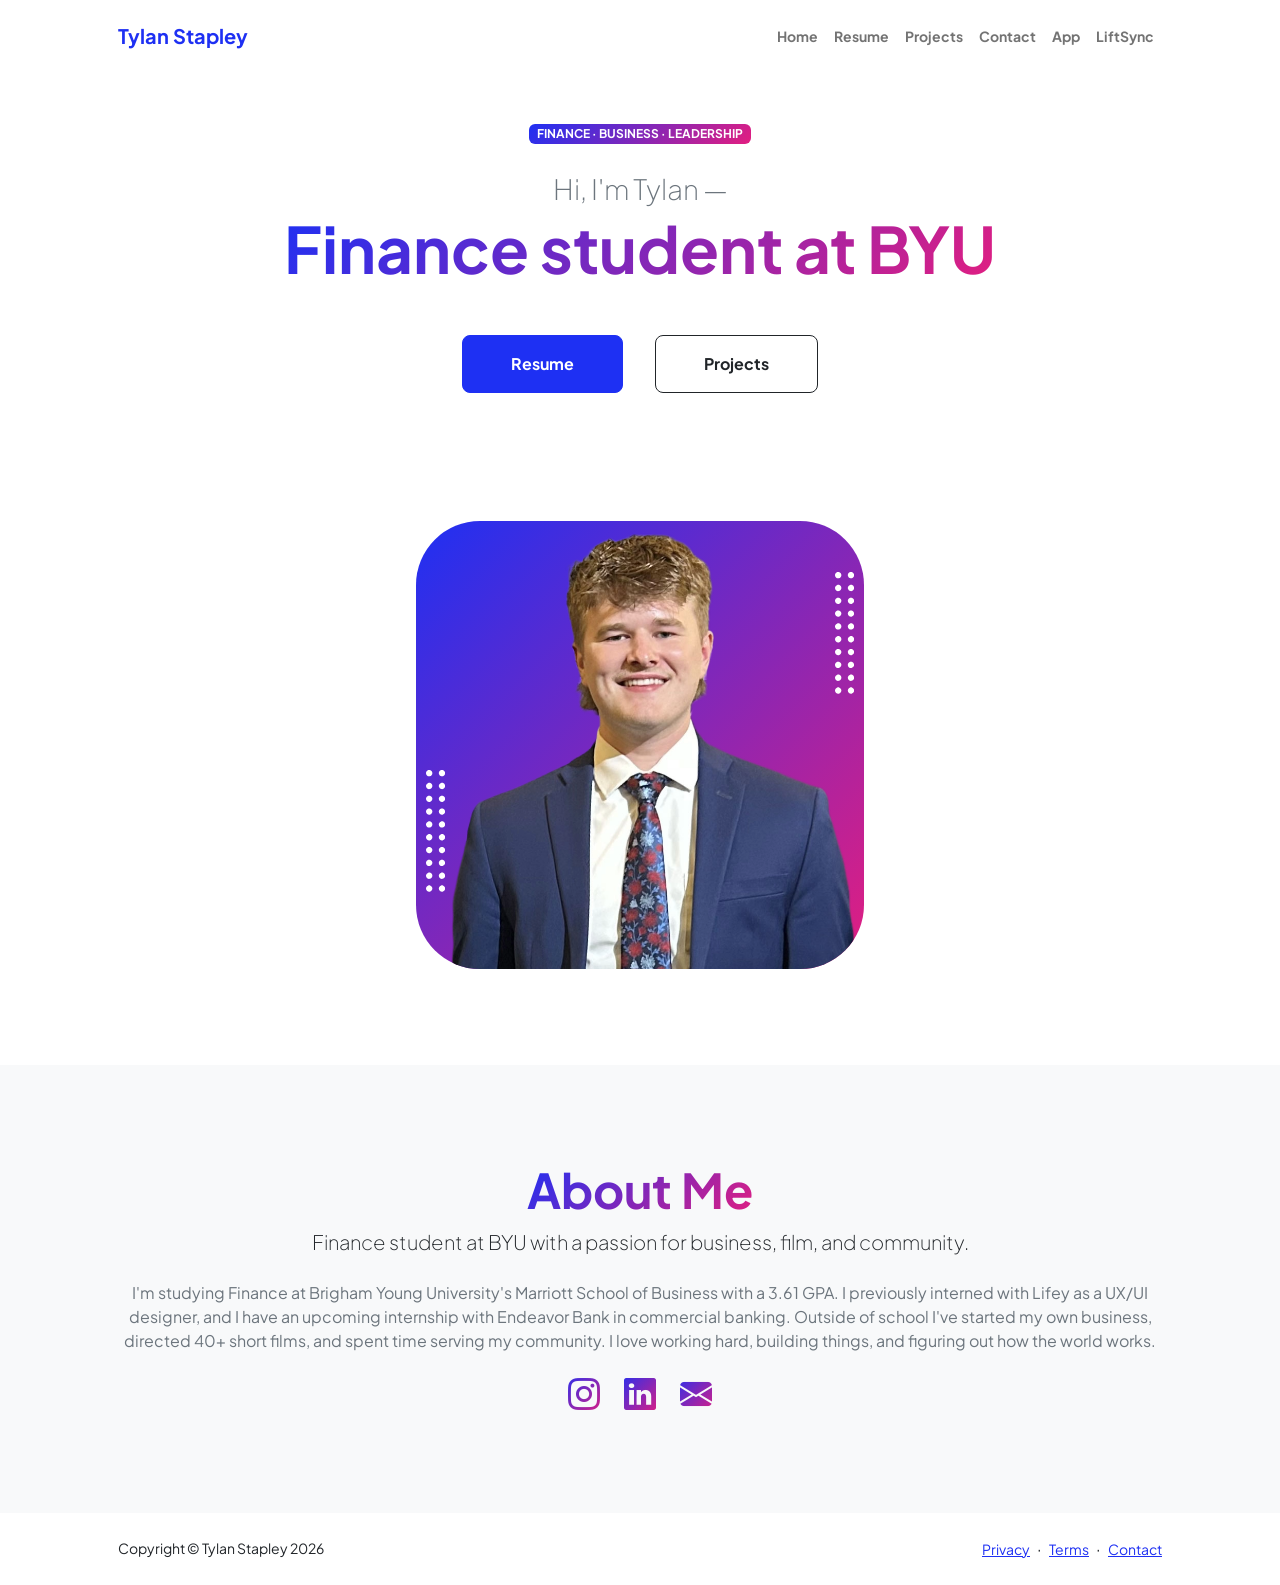
<file: index.html>
<!DOCTYPE html>
<html lang="en">
    <head>
        <meta charset="utf-8" />
        <meta name="viewport" content="width=device-width, initial-scale=1, shrink-to-fit=no" />
        <meta name="description" content="" />
        <meta name="author" content="" />
        <title>Tylan Stapley</title>
        <!-- Favicon (the little icon on the browser tab) -->
        <link rel="icon" type="image/x-icon" href="assets/favicon.ico" />
        <!-- Google font - makes everything look way cleaner -->
        <link rel="preconnect" href="https://fonts.googleapis.com" />
        <link rel="preconnect" href="https://fonts.gstatic.com" crossorigin />
        <link href="https://fonts.googleapis.com/css2?family=Plus+Jakarta+Sans:wght@100;200;300;400;500;600;700;800;900&amp;display=swap" rel="stylesheet" />
        <!-- Bootstrap icons - little icons used throughout the page -->
        <link href="https://cdn.jsdelivr.net/npm/bootstrap-icons@1.8.1/font/bootstrap-icons.css" rel="stylesheet" />
        <!-- Main stylesheet - this is where all the Bootstrap magic happens -->
        <link href="css/styles.css" rel="stylesheet" />
    </head>
    <body class="d-flex flex-column h-100">
        <main class="flex-shrink-0">
            <!-- Navigation bar at the top of every page -->
            <nav class="navbar navbar-expand-lg navbar-light bg-white py-3">
                <div class="container px-5">
                    <!-- My name in the top left - links back to home -->
                    <a class="navbar-brand" href="index.html"><span class="fw-bolder text-primary">Tylan Stapley</span></a>
                    <!-- Hamburger menu for mobile users -->
                    <button class="navbar-toggler" type="button" data-bs-toggle="collapse" data-bs-target="#navbarSupportedContent" aria-controls="navbarSupportedContent" aria-expanded="false" aria-label="Toggle navigation"><span class="navbar-toggler-icon"></span></button>
                    <!-- Nav links -->
                    <div class="collapse navbar-collapse" id="navbarSupportedContent">
                        <ul class="navbar-nav ms-auto mb-2 mb-lg-0 small fw-bolder">
                            <li class="nav-item"><a class="nav-link" href="#">Home</a></li>
                            <li class="nav-item"><a class="nav-link" href="resume.html">Resume</a></li>
                            <li class="nav-item"><a class="nav-link" href="projects.html">Projects</a></li>
                            <li class="nav-item"><a class="nav-link" href="contact.html">Contact</a></li>
                            <li class="nav-item"><a class="nav-link" href="app.html">App</a></li>
                            <li class="nav-item"><a class="nav-link" href="scratch/liftsync.html">LiftSync</a></li>
                        </ul>
                    </div>
                </div>
            </nav>

            <!-- Hero section - the big intro at the top of the page -->
            <header class="py-5">
                <div class="container px-5 pb-5">
                    <div class="row gx-5 align-items-center">
                        <div class="col-xxl-5">
                            <!-- My intro text and buttons -->
                            <div class="text-center text-xxl-start">
                                <!-- Little badge at the top -->
                                <div class="badge bg-gradient-primary-to-secondary text-white mb-4">
                                    <div class="text-uppercase">Finance &middot; Business &middot; Leadership</div>
                                </div>
                                <div class="fs-3 fw-light text-muted">Hi, I'm Tylan —</div>
                                <h1 class="display-3 fw-bolder mb-5"><span class="text-gradient d-inline">Finance student at BYU</span></h1>
                                <!-- Buttons linking to my resume and projects -->
                                <div class="d-grid gap-3 d-sm-flex justify-content-sm-center justify-content-xxl-start mb-3">
                                    <a class="btn btn-primary btn-lg px-5 py-3 me-sm-3 fs-6 fw-bolder" href="resume.html">Resume</a>
                                    <a class="btn btn-outline-dark btn-lg px-5 py-3 fs-6 fw-bolder" href="projects.html">Projects</a>
                                </div>
                            </div>
                        </div>
                        <div class="col-xxl-7">
                            <!-- Profile picture area - swap out profile.png with your own photo! -->
                            <div class="d-flex justify-content-center mt-5 mt-xxl-0">
                                <div class="profile bg-gradient-primary-to-secondary">
                                    <img class="profile-img" src="assets/profile.png" alt="Tylan Stapley" />
                                    <!-- Decorative dots - don't touch these, they just look cool -->
                                    <div class="dots-1">
                                        <svg version="1.1" xmlns="http://www.w3.org/2000/svg" xmlns:xlink="http://www.w3.org/1999/xlink" x="0px" y="0px" viewBox="0 0 191.6 1215.4" style="enable-background: new 0 0 191.6 1215.4" xml:space="preserve">
                                            <g transform="translate(0.000000,1280.000000) scale(0.100000,-0.100000)">
                                                <path d="M227.7,12788.6c-105-35-200-141-222-248c-43-206,163-412,369-369c155,32,275,190,260,339c-11,105-90,213-190,262        C383.7,12801.6,289.7,12808.6,227.7,12788.6z"></path>
                                                <path d="M1507.7,12788.6c-151-50-253-216-222-362c25-119,136-230,254-255c194-41,395,142,375,339c-11,105-90,213-190,262        C1663.7,12801.6,1569.7,12808.6,1507.7,12788.6z"></path>
                                                <path d="M227.7,11508.6c-105-35-200-141-222-248c-43-206,163-412,369-369c155,32,275,190,260,339c-11,105-90,213-190,262        C383.7,11521.6,289.7,11528.6,227.7,11508.6z"></path>
                                                <path d="M1507.7,11508.6c-151-50-253-216-222-362c25-119,136-230,254-255c194-41,395,142,375,339c-11,105-90,213-190,262        C1663.7,11521.6,1569.7,11528.6,1507.7,11508.6z"></path>
                                                <path d="M227.7,10228.6c-105-35-200-141-222-248c-43-206,163-412,369-369c155,32,275,190,260,339c-11,105-90,213-190,262        C383.7,10241.6,289.7,10248.6,227.7,10228.6z"></path>
                                                <path d="M1507.7,10228.6c-105-35-200-141-222-248c-43-206,163-412,369-369c155,32,275,190,260,339c-11,105-90,213-190,262        C1663.7,10241.6,1569.7,10248.6,1507.7,10228.6z"></path>
                                                <path d="M227.7,8948.6c-105-35-200-141-222-248c-43-206,163-412,369-369c155,32,275,190,260,339c-11,105-90,213-190,262        C383.7,8961.6,289.7,8968.6,227.7,8948.6z"></path>
                                                <path d="M1507.7,8948.6c-105-35-200-141-222-248c-43-206,163-412,369-369c155,32,275,190,260,339c-11,105-90,213-190,262        C1663.7,8961.6,1569.7,8968.6,1507.7,8948.6z"></path>
                                                <path d="M227.7,7668.6c-105-35-200-141-222-248c-43-206,163-412,369-369c155,32,275,190,260,339c-11,105-90,213-190,262        C383.7,7681.6,289.7,7688.6,227.7,7668.6z"></path>
                                                <path d="M1507.7,7668.6c-105-35-200-141-222-248c-43-206,163-412,369-369c155,32,275,190,260,339c-11,105-90,213-190,262        C1663.7,7681.6,1569.7,7688.6,1507.7,7668.6z"></path>
                                                <path d="M227.7,6388.6c-105-35-200-141-222-248c-43-206,163-412,369-369c155,32,275,190,260,339c-11,105-90,213-190,262        C383.7,6401.6,289.7,6408.6,227.7,6388.6z"></path>
                                                <path d="M1507.7,6388.6c-105-35-200-141-222-248c-43-206,163-412,369-369c155,32,275,190,260,339c-11,105-90,213-190,262        C1663.7,6401.6,1569.7,6408.6,1507.7,6388.6z"></path>
                                                <path d="M227.7,5108.6c-105-35-200-141-222-248c-43-206,163-412,369-369c155,32,275,190,260,339c-11,105-90,213-190,262        C383.7,5121.6,289.7,5128.6,227.7,5108.6z"></path>
                                                <path d="M1507.7,5108.6c-105-35-200-141-222-248c-43-206,163-412,369-369c155,32,275,190,260,339c-11,105-90,213-190,262        C1663.7,5121.6,1569.7,5128.6,1507.7,5108.6z"></path>
                                                <path d="M227.7,3828.6c-105-35-200-141-222-248c-43-206,163-412,369-369c155,32,275,190,260,339c-11,105-90,213-190,262        C383.7,3841.6,289.7,3848.6,227.7,3828.6z"></path>
                                                <path d="M1507.7,3828.6c-105-35-200-141-222-248c-43-206,163-412,369-369c155,32,275,190,260,339c-11,105-90,213-190,262        C1663.7,3841.6,1569.7,3848.6,1507.7,3828.6z"></path>
                                                <path d="M227.7,2548.6c-105-35-200-141-222-248c-43-206,163-412,369-369c155,32,275,190,260,339c-11,105-90,213-190,262        C383.7,2561.6,289.7,2568.6,227.7,2548.6z"></path>
                                                <path d="M1507.7,2548.6c-105-35-200-141-222-248c-43-206,163-412,369-369c155,32,275,190,260,339c-11,105-90,213-190,262        C1663.7,2561.6,1569.7,2568.6,1507.7,2548.6z"></path>
                                                <path d="M227.7,1268.6c-105-35-200-141-222-248c-43-206,163-412,369-369c155,32,275,190,260,339c-11,105-90,213-190,262        C383.7,1281.6,289.7,1288.6,227.7,1268.6z"></path>
                                                <path d="M1507.7,1268.6c-105-35-200-141-222-248c-43-206,163-412,369-369c155,32,275,190,260,339c-11,105-90,213-190,262        C1663.7,1281.6,1569.7,1288.6,1507.7,1268.6z"></path>
                                            </g>
                                        </svg>
                                    </div>
                                    <div class="dots-2">
                                        <svg version="1.1" xmlns="http://www.w3.org/2000/svg" xmlns:xlink="http://www.w3.org/1999/xlink" x="0px" y="0px" viewBox="0 0 191.6 1215.4" style="enable-background: new 0 0 191.6 1215.4" xml:space="preserve">
                                            <g transform="translate(0.000000,1280.000000) scale(0.100000,-0.100000)">
                                                <path d="M227.7,12788.6c-105-35-200-141-222-248c-43-206,163-412,369-369c155,32,275,190,260,339c-11,105-90,213-190,262        C383.7,12801.6,289.7,12808.6,227.7,12788.6z"></path>
                                                <path d="M1507.7,12788.6c-151-50-253-216-222-362c25-119,136-230,254-255c194-41,395,142,375,339c-11,105-90,213-190,262        C1663.7,12801.6,1569.7,12808.6,1507.7,12788.6z"></path>
                                                <path d="M227.7,11508.6c-105-35-200-141-222-248c-43-206,163-412,369-369c155,32,275,190,260,339c-11,105-90,213-190,262        C383.7,11521.6,289.7,11528.6,227.7,11508.6z"></path>
                                                <path d="M1507.7,11508.6c-151-50-253-216-222-362c25-119,136-230,254-255c194-41,395,142,375,339c-11,105-90,213-190,262        C1663.7,11521.6,1569.7,11528.6,1507.7,11508.6z"></path>
                                                <path d="M227.7,10228.6c-105-35-200-141-222-248c-43-206,163-412,369-369c155,32,275,190,260,339c-11,105-90,213-190,262        C383.7,10241.6,289.7,10248.6,227.7,10228.6z"></path>
                                                <path d="M1507.7,10228.6c-105-35-200-141-222-248c-43-206,163-412,369-369c155,32,275,190,260,339c-11,105-90,213-190,262        C1663.7,10241.6,1569.7,10248.6,1507.7,10228.6z"></path>
                                                <path d="M227.7,8948.6c-105-35-200-141-222-248c-43-206,163-412,369-369c155,32,275,190,260,339c-11,105-90,213-190,262        C383.7,8961.6,289.7,8968.6,227.7,8948.6z"></path>
                                                <path d="M1507.7,8948.6c-105-35-200-141-222-248c-43-206,163-412,369-369c155,32,275,190,260,339c-11,105-90,213-190,262        C1663.7,8961.6,1569.7,8968.6,1507.7,8948.6z"></path>
                                                <path d="M227.7,7668.6c-105-35-200-141-222-248c-43-206,163-412,369-369c155,32,275,190,260,339c-11,105-90,213-190,262        C383.7,7681.6,289.7,7688.6,227.7,7668.6z"></path>
                                                <path d="M1507.7,7668.6c-105-35-200-141-222-248c-43-206,163-412,369-369c155,32,275,190,260,339c-11,105-90,213-190,262        C1663.7,7681.6,1569.7,7688.6,1507.7,7668.6z"></path>
                                                <path d="M227.7,6388.6c-105-35-200-141-222-248c-43-206,163-412,369-369c155,32,275,190,260,339c-11,105-90,213-190,262        C383.7,6401.6,289.7,6408.6,227.7,6388.6z"></path>
                                                <path d="M1507.7,6388.6c-105-35-200-141-222-248c-43-206,163-412,369-369c155,32,275,190,260,339c-11,105-90,213-190,262        C1663.7,6401.6,1569.7,6408.6,1507.7,6388.6z"></path>
                                                <path d="M227.7,5108.6c-105-35-200-141-222-248c-43-206,163-412,369-369c155,32,275,190,260,339c-11,105-90,213-190,262        C383.7,5121.6,289.7,5128.6,227.7,5108.6z"></path>
                                                <path d="M1507.7,5108.6c-105-35-200-141-222-248c-43-206,163-412,369-369c155,32,275,190,260,339c-11,105-90,213-190,262        C1663.7,5121.6,1569.7,5128.6,1507.7,5108.6z"></path>
                                                <path d="M227.7,3828.6c-105-35-200-141-222-248c-43-206,163-412,369-369c155,32,275,190,260,339c-11,105-90,213-190,262        C383.7,3841.6,289.7,3848.6,227.7,3828.6z"></path>
                                                <path d="M1507.7,3828.6c-105-35-200-141-222-248c-43-206,163-412,369-369c155,32,275,190,260,339c-11,105-90,213-190,262        C1663.7,3841.6,1569.7,3848.6,1507.7,3828.6z"></path>
                                                <path d="M227.7,2548.6c-105-35-200-141-222-248c-43-206,163-412,369-369c155,32,275,190,260,339c-11,105-90,213-190,262        C383.7,2561.6,289.7,2568.6,227.7,2548.6z"></path>
                                                <path d="M1507.7,2548.6c-105-35-200-141-222-248c-43-206,163-412,369-369c155,32,275,190,260,339c-11,105-90,213-190,262        C1663.7,2561.6,1569.7,2568.6,1507.7,2548.6z"></path>
                                                <path d="M227.7,1268.6c-105-35-200-141-222-248c-43-206,163-412,369-369c155,32,275,190,260,339c-11,105-90,213-190,262        C383.7,1281.6,289.7,1288.6,227.7,1268.6z"></path>
                                                <path d="M1507.7,1268.6c-105-35-200-141-222-248c-43-206,163-412,369-369c155,32,275,190,260,339c-11,105-90,213-190,262        C1663.7,1281.6,1569.7,1288.6,1507.7,1268.6z"></path>
                                            </g>
                                        </svg>
                                    </div>
                                    <div class="dots-3">
                                        <svg version="1.1" xmlns="http://www.w3.org/2000/svg" xmlns:xlink="http://www.w3.org/1999/xlink" x="0px" y="0px" viewBox="0 0 191.6 1215.4" style="enable-background: new 0 0 191.6 1215.4" xml:space="preserve">
                                            <g transform="translate(0.000000,1280.000000) scale(0.100000,-0.100000)">
                                                <path d="M227.7,12788.6c-105-35-200-141-222-248c-43-206,163-412,369-369c155,32,275,190,260,339c-11,105-90,213-190,262        C383.7,12801.6,289.7,12808.6,227.7,12788.6z"></path>
                                                <path d="M1507.7,12788.6c-151-50-253-216-222-362c25-119,136-230,254-255c194-41,395,142,375,339c-11,105-90,213-190,262        C1663.7,12801.6,1569.7,12808.6,1507.7,12788.6z"></path>
                                                <path d="M227.7,11508.6c-105-35-200-141-222-248c-43-206,163-412,369-369c155,32,275,190,260,339c-11,105-90,213-190,262        C383.7,11521.6,289.7,11528.6,227.7,11508.6z"></path>
                                                <path d="M1507.7,11508.6c-151-50-253-216-222-362c25-119,136-230,254-255c194-41,395,142,375,339c-11,105-90,213-190,262        C1663.7,11521.6,1569.7,11528.6,1507.7,11508.6z"></path>
                                                <path d="M227.7,10228.6c-105-35-200-141-222-248c-43-206,163-412,369-369c155,32,275,190,260,339c-11,105-90,213-190,262        C383.7,10241.6,289.7,10248.6,227.7,10228.6z"></path>
                                                <path d="M1507.7,10228.6c-105-35-200-141-222-248c-43-206,163-412,369-369c155,32,275,190,260,339c-11,105-90,213-190,262        C1663.7,10241.6,1569.7,10248.6,1507.7,10228.6z"></path>
                                                <path d="M227.7,8948.6c-105-35-200-141-222-248c-43-206,163-412,369-369c155,32,275,190,260,339c-11,105-90,213-190,262        C383.7,8961.6,289.7,8968.6,227.7,8948.6z"></path>
                                                <path d="M1507.7,8948.6c-105-35-200-141-222-248c-43-206,163-412,369-369c155,32,275,190,260,339c-11,105-90,213-190,262        C1663.7,8961.6,1569.7,8968.6,1507.7,8948.6z"></path>
                                                <path d="M227.7,7668.6c-105-35-200-141-222-248c-43-206,163-412,369-369c155,32,275,190,260,339c-11,105-90,213-190,262        C383.7,7681.6,289.7,7688.6,227.7,7668.6z"></path>
                                                <path d="M1507.7,7668.6c-105-35-200-141-222-248c-43-206,163-412,369-369c155,32,275,190,260,339c-11,105-90,213-190,262        C1663.7,7681.6,1569.7,7688.6,1507.7,7668.6z"></path>
                                                <path d="M227.7,6388.6c-105-35-200-141-222-248c-43-206,163-412,369-369c155,32,275,190,260,339c-11,105-90,213-190,262        C383.7,6401.6,289.7,6408.6,227.7,6388.6z"></path>
                                                <path d="M1507.7,6388.6c-105-35-200-141-222-248c-43-206,163-412,369-369c155,32,275,190,260,339c-11,105-90,213-190,262        C1663.7,6401.6,1569.7,6408.6,1507.7,6388.6z"></path>
                                                <path d="M227.7,5108.6c-105-35-200-141-222-248c-43-206,163-412,369-369c155,32,275,190,260,339c-11,105-90,213-190,262        C383.7,5121.6,289.7,5128.6,227.7,5108.6z"></path>
                                                <path d="M1507.7,5108.6c-105-35-200-141-222-248c-43-206,163-412,369-369c155,32,275,190,260,339c-11,105-90,213-190,262        C1663.7,5121.6,1569.7,5128.6,1507.7,5108.6z"></path>
                                                <path d="M227.7,3828.6c-105-35-200-141-222-248c-43-206,163-412,369-369c155,32,275,190,260,339c-11,105-90,213-190,262        C383.7,3841.6,289.7,3848.6,227.7,3828.6z"></path>
                                                <path d="M1507.7,3828.6c-105-35-200-141-222-248c-43-206,163-412,369-369c155,32,275,190,260,339c-11,105-90,213-190,262        C1663.7,3841.6,1569.7,3848.6,1507.7,3828.6z"></path>
                                                <path d="M227.7,2548.6c-105-35-200-141-222-248c-43-206,163-412,369-369c155,32,275,190,260,339c-11,105-90,213-190,262        C383.7,2561.6,289.7,2568.6,227.7,2548.6z"></path>
                                                <path d="M1507.7,2548.6c-105-35-200-141-222-248c-43-206,163-412,369-369c155,32,275,190,260,339c-11,105-90,213-190,262        C1663.7,2561.6,1569.7,2568.6,1507.7,2548.6z"></path>
                                                <path d="M227.7,1268.6c-105-35-200-141-222-248c-43-206,163-412,369-369c155,32,275,190,260,339c-11,105-90,213-190,262        C383.7,1281.6,289.7,1288.6,227.7,1268.6z"></path>
                                                <path d="M1507.7,1268.6c-105-35-200-141-222-248c-43-206,163-412,369-369c155,32,275,190,260,339c-11,105-90,213-190,262        C1663.7,1281.6,1569.7,1288.6,1507.7,1268.6z"></path>
                                            </g>
                                        </svg>
                                    </div>
                                    <div class="dots-4">
                                        <svg version="1.1" xmlns="http://www.w3.org/2000/svg" xmlns:xlink="http://www.w3.org/1999/xlink" x="0px" y="0px" viewBox="0 0 191.6 1215.4" style="enable-background: new 0 0 191.6 1215.4" xml:space="preserve">
                                            <g transform="translate(0.000000,1280.000000) scale(0.100000,-0.100000)">
                                                <path d="M227.7,12788.6c-105-35-200-141-222-248c-43-206,163-412,369-369c155,32,275,190,260,339c-11,105-90,213-190,262        C383.7,12801.6,289.7,12808.6,227.7,12788.6z"></path>
                                                <path d="M1507.7,12788.6c-151-50-253-216-222-362c25-119,136-230,254-255c194-41,395,142,375,339c-11,105-90,213-190,262        C1663.7,12801.6,1569.7,12808.6,1507.7,12788.6z"></path>
                                                <path d="M227.7,11508.6c-105-35-200-141-222-248c-43-206,163-412,369-369c155,32,275,190,260,339c-11,105-90,213-190,262        C383.7,11521.6,289.7,11528.6,227.7,11508.6z"></path>
                                                <path d="M1507.7,11508.6c-151-50-253-216-222-362c25-119,136-230,254-255c194-41,395,142,375,339c-11,105-90,213-190,262        C1663.7,11521.6,1569.7,11528.6,1507.7,11508.6z"></path>
                                                <path d="M227.7,10228.6c-105-35-200-141-222-248c-43-206,163-412,369-369c155,32,275,190,260,339c-11,105-90,213-190,262        C383.7,10241.6,289.7,10248.6,227.7,10228.6z"></path>
                                                <path d="M1507.7,10228.6c-105-35-200-141-222-248c-43-206,163-412,369-369c155,32,275,190,260,339c-11,105-90,213-190,262        C1663.7,10241.6,1569.7,10248.6,1507.7,10228.6z"></path>
                                                <path d="M227.7,8948.6c-105-35-200-141-222-248c-43-206,163-412,369-369c155,32,275,190,260,339c-11,105-90,213-190,262        C383.7,8961.6,289.7,8968.6,227.7,8948.6z"></path>
                                                <path d="M1507.7,8948.6c-105-35-200-141-222-248c-43-206,163-412,369-369c155,32,275,190,260,339c-11,105-90,213-190,262        C1663.7,8961.6,1569.7,8968.6,1507.7,8948.6z"></path>
                                                <path d="M227.7,7668.6c-105-35-200-141-222-248c-43-206,163-412,369-369c155,32,275,190,260,339c-11,105-90,213-190,262        C383.7,7681.6,289.7,7688.6,227.7,7668.6z"></path>
                                                <path d="M1507.7,7668.6c-105-35-200-141-222-248c-43-206,163-412,369-369c155,32,275,190,260,339c-11,105-90,213-190,262        C1663.7,7681.6,1569.7,7688.6,1507.7,7668.6z"></path>
                                                <path d="M227.7,6388.6c-105-35-200-141-222-248c-43-206,163-412,369-369c155,32,275,190,260,339c-11,105-90,213-190,262        C383.7,6401.6,289.7,6408.6,227.7,6388.6z"></path>
                                                <path d="M1507.7,6388.6c-105-35-200-141-222-248c-43-206,163-412,369-369c155,32,275,190,260,339c-11,105-90,213-190,262        C1663.7,6401.6,1569.7,6408.6,1507.7,6388.6z"></path>
                                                <path d="M227.7,5108.6c-105-35-200-141-222-248c-43-206,163-412,369-369c155,32,275,190,260,339c-11,105-90,213-190,262        C383.7,5121.6,289.7,5128.6,227.7,5108.6z"></path>
                                                <path d="M1507.7,5108.6c-105-35-200-141-222-248c-43-206,163-412,369-369c155,32,275,190,260,339c-11,105-90,213-190,262        C1663.7,5121.6,1569.7,5128.6,1507.7,5108.6z"></path>
                                                <path d="M227.7,3828.6c-105-35-200-141-222-248c-43-206,163-412,369-369c155,32,275,190,260,339c-11,105-90,213-190,262        C383.7,3841.6,289.7,3848.6,227.7,3828.6z"></path>
                                                <path d="M1507.7,3828.6c-105-35-200-141-222-248c-43-206,163-412,369-369c155,32,275,190,260,339c-11,105-90,213-190,262        C1663.7,3841.6,1569.7,3848.6,1507.7,3828.6z"></path>
                                                <path d="M227.7,2548.6c-105-35-200-141-222-248c-43-206,163-412,369-369c155,32,275,190,260,339c-11,105-90,213-190,262        C383.7,2561.6,289.7,2568.6,227.7,2548.6z"></path>
                                                <path d="M1507.7,2548.6c-105-35-200-141-222-248c-43-206,163-412,369-369c155,32,275,190,260,339c-11,105-90,213-190,262        C1663.7,2561.6,1569.7,2568.6,1507.7,2548.6z"></path>
                                                <path d="M227.7,1268.6c-105-35-200-141-222-248c-43-206,163-412,369-369c155,32,275,190,260,339c-11,105-90,213-190,262        C383.7,1281.6,289.7,1288.6,227.7,1268.6z"></path>
                                                <path d="M1507.7,1268.6c-105-35-200-141-222-248c-43-206,163-412,369-369c155,32,275,190,260,339c-11,105-90,213-190,262        C1663.7,1281.6,1569.7,1288.6,1507.7,1268.6z"></path>
                                            </g>
                                        </svg>
                                    </div>
                                </div>
                            </div>
                        </div>
                    </div>
                </div>
            </header>

            <!-- About Me section - the gray section below the hero -->
            <section class="bg-light py-5">
                <div class="container px-5">
                    <div class="row gx-5 justify-content-center">
                        <div class="col-xxl-8">
                            <div class="text-center my-5">
                                <h2 class="display-5 fw-bolder"><span class="text-gradient d-inline">About Me</span></h2>
                                <!-- Quick summary of who I am -->
                                <p class="lead fw-light mb-4">Finance student at BYU with a passion for business, film, and community.</p>
                                <p class="text-muted">I'm studying Finance at Brigham Young University's Marriott School of Business with a 3.61 GPA. I previously interned with Lifey as a UX/UI designer, and I have an upcoming internship with Endeavor Bank in commercial banking. Outside of school I've started my own business, directed 40+ short films, and spent time serving my community. I love working hard, building things, and figuring out how the world works.
                                </p>
                                <!-- Social media icons - these link to my actual accounts -->
                                <div class="d-flex justify-content-center fs-2 gap-4">
                                    <a class="text-gradient" href="https://www.instagram.com/ty_stapley" target="_blank"><i class="bi bi-instagram"></i></a>
                                    <a class="text-gradient" href="https://www.linkedin.com/in/ty-stapley-709b9a35a" target="_blank"><i class="bi bi-linkedin"></i></a>
                                    <a class="text-gradient" href="mailto:tystapley@gmail.com"><i class="bi bi-envelope-fill"></i></a>
                                </div>
                            </div>
                        </div>
                    </div>
                </div>
            </section>
        </main>

        <!-- Footer at the bottom of every page -->
        <footer class="bg-white py-4 mt-auto">
            <div class="container px-5">
                <div class="row align-items-center justify-content-between flex-column flex-sm-row">
                    <div class="col-auto"><div class="small m-0">Copyright &copy; Tylan Stapley 2026</div></div>
                    <div class="col-auto">
                        <a class="small" href="#!">Privacy</a>
                        <span class="mx-1">&middot;</span>
                        <a class="small" href="#!">Terms</a>
                        <span class="mx-1">&middot;</span>
                        <a class="small" href="contact.html">Contact</a>
                    </div>
                </div>
            </div>
        </footer>
        <!-- Bootstrap JS - needed for the mobile menu to work -->
        <script src="https://cdn.jsdelivr.net/npm/bootstrap@5.2.3/dist/js/bootstrap.bundle.min.js"></script>
        <script src="js/scripts.js"></script>
    </body>
</html>
</file>
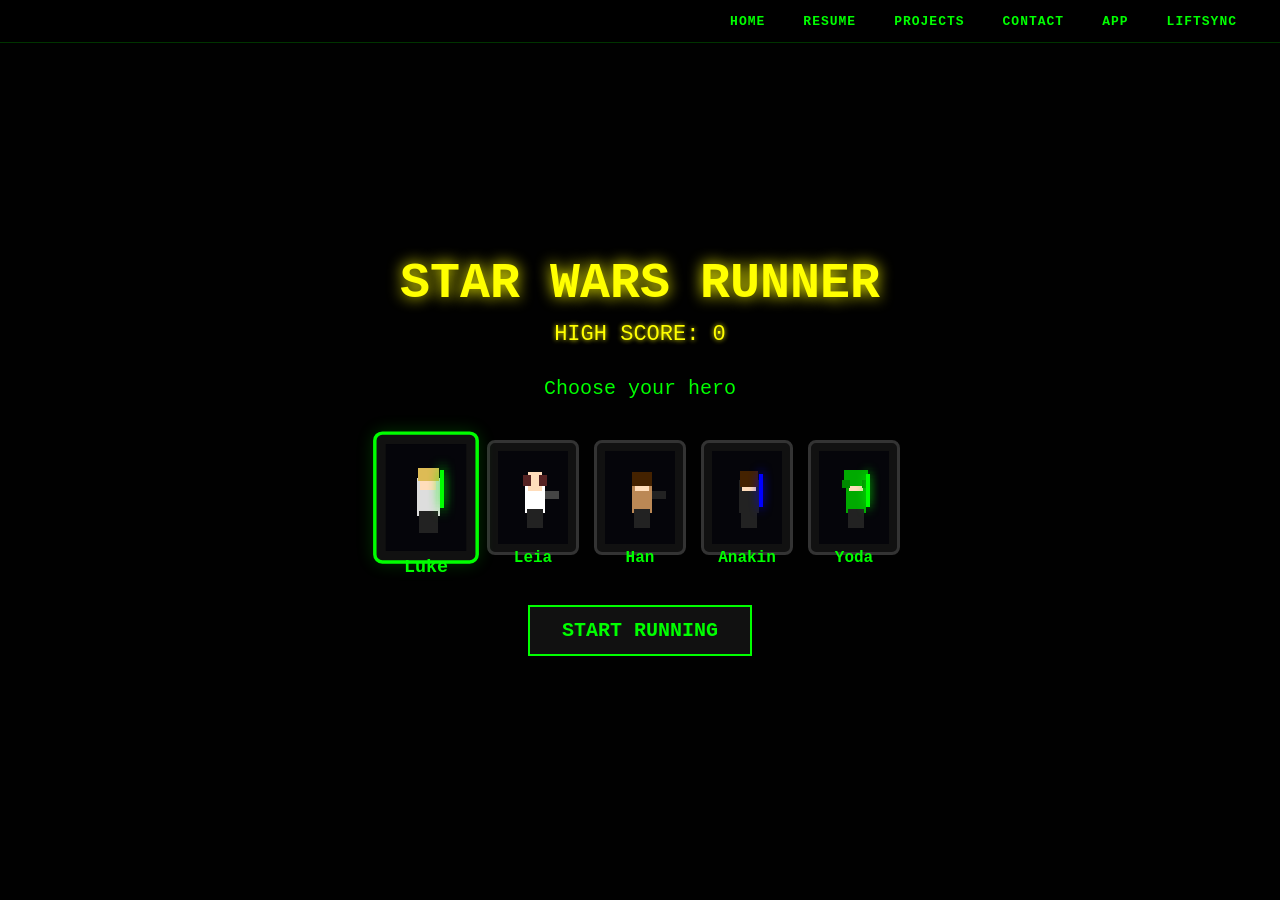
<file: app.html>
<!DOCTYPE html>
<html lang="en">
<head>
<meta charset="UTF-8">
<title>Star Wars Pixel Runner</title>
<style>
  body {
    margin: 0; padding: 0; background: #000; color: #0f0;
    font-family: 'Courier New', monospace; text-align: center;
    overflow: hidden; /* Prevents scrollbars */
  }
  #menu, #gameOver {
    position: absolute; top: 0; left: 0; right: 0; bottom: 0;
    background: rgba(0,0,0,0.85); z-index: 10;
    display: flex; flex-direction: column; justify-content: center; align-items: center;
  }
  h1 { color: #ff0; text-shadow: 0 0 15px #ff0; margin: 10px; font-size: 50px;}
  .characters { display: flex; gap: 15px; flex-wrap: wrap; justify-content: center; margin: 20px; }
  .char {
    cursor: pointer; border: 3px solid #333; padding: 8px; border-radius: 8px; background: #111;
    transition: transform 0.2s;
  }
  .char:hover, .char.selected { border-color: #0f0; transform: scale(1.15); box-shadow: 0 0 15px #0f03; }
  
  .btn-container { display: flex; gap: 20px; margin-top: 20px; }
  
  button {
    padding: 12px 32px; font-size: 20px; font-weight: bold; font-family: inherit;
    background: #111; color: #0f0; border: 2px solid #0f0; cursor: pointer;
    text-transform: uppercase; transition: 0.2s;
  }
  button:hover { background: #0f0; color: #000; box-shadow: 0 0 15px #0f0; }
  
  .high-score { font-size: 22px; color: #ff0; margin-bottom: 10px; text-shadow: 0 0 5px #ff0; }
  
  /* Fullscreen adjustments */
  #gameContainer { 
    position: absolute; top: 0; left: 0; width: 100vw; height: 100vh; margin: 0; 
  }
  canvas { 
    width: 100%; height: 100%; display: block; 
    image-rendering: pixelated; 
    background: #05050a; 
  }
  #siteNav {
  position: absolute;
  top: 0; left: 0; right: 0;
  z-index: 20;
  display: flex;
  justify-content: flex-end;
  align-items: center;
  padding: 12px 28px;
  background: rgba(0, 0, 0, 0.6);
  border-bottom: 1px solid #0f03;
  backdrop-filter: blur(4px);
}
#siteNav ul {
  list-style: none;
  margin: 0; padding: 0;
  display: flex;
  gap: 8px;
}
#siteNav ul li a {
  color: #0f0;
  text-decoration: none;
  font-family: 'Courier New', monospace;
  font-size: 13px;
  font-weight: bold;
  text-transform: uppercase;
  letter-spacing: 1px;
  padding: 6px 14px;
  border: 1px solid transparent;
  border-radius: 3px;
  transition: all 0.2s;
}
#siteNav ul li a:hover {
  border-color: #0f0;
  color: #000;
  background: #0f0;
  box-shadow: 0 0 10px #0f0;
}
</style>
</head>
<body>
  <nav id="siteNav">
    <ul>
      <li><a href="index.html">Home</a></li>
      <li><a href="resume.html">Resume</a></li>
      <li><a href="projects.html">Projects</a></li>
      <li><a href="contact.html">Contact</a></li>
      <li><a href="#">App</a></li>
      <li><a href="scratch/liftsync.html">LiftSync</a></li>
    </ul>
  </nav>
<div id="menu">
  <h1>STAR WARS RUNNER</h1>
  <div class="high-score" id="menuHighScore">HIGH SCORE: 0</div>
  <p style="font-size: 20px; margin-bottom: 20px;">Choose your hero</p>
  <div class="characters" id="charSelect"></div>
  <button style="margin-top: 30px;" onclick="startGame()">START RUNNING</button>
</div>

<div id="gameContainer">
  <canvas id="game"></canvas>
</div>

<div id="gameOver" style="display:none">
  <h1 style="color: #f00; text-shadow: 0 0 15px #f00;">GAME OVER</h1>
  <p id="finalScore" style="font-size: 32px; color: #fff; margin: 10px 0;"></p>
  <div class="high-score" id="gameOverHighScore">HIGH SCORE: 0</div>
  <div class="btn-container">
    <button onclick="restartGame()">PLAY AGAIN</button>
    <button onclick="goHome()">MAIN MENU</button>
  </div>
</div>

<script>
// ============== GAME VARIABLES ==============
const canvas = document.getElementById('game');
const mainCtx = canvas.getContext('2d');

const H = 300; 
let W = 800; 

let currentChar = 0;
let score = 0;
let gameRunning = false;
let obstacles = [];
let lasers = [];
let stars = [];
let frame = 0;
let speed = 5;

// Load High Score from LocalStorage
let highScore = localStorage.getItem('swRunnerHighScore') || 0;
document.getElementById('menuHighScore').innerText = 'HIGH SCORE: ' + highScore;

let player = {
  x: 80, y: 180, width: 40, height: 48, dy: 0, jumping: false
};

const gravity = 1.0;
const jumpPower = -17;
const groundY = 180;

const heroes = [
  {name: "Luke", color: "#ddd", weapon: "saber", wColor: "#0f0"},
  {name: "Leia", color: "#fff", weapon: "blaster", wColor: "#444"},
  {name: "Han",  color: "#b85", weapon: "blaster", wColor: "#222"},
  {name: "Anakin", color: "#222", weapon: "saber", wColor: "#00f"},
  {name: "Yoda", color: "#0a0", weapon: "saber", wColor: "#0f0"}
];

function resizeCanvas() {
  W = window.innerWidth * (H / window.innerHeight);
  canvas.width = W;
  canvas.height = H;
  
  stars = [];
  let starCount = Math.floor(W / 12);
  for(let i=0; i<starCount; i++) {
    stars.push({
      x: Math.random() * W, 
      y: Math.random() * (H - 50), 
      speed: Math.random() * 2 + 0.5,
      size: Math.random() * 2 + 1
    });
  }
}
window.addEventListener('resize', resizeCanvas);
resizeCanvas(); 

function drawPlayer(ctx, charIndex, x, y, isRunning) {
  const h = heroes[charIndex];
  let leg1Offset = 0, leg2Offset = 0, bodyBob = 0;

  if (isRunning) {
    const cycle = Math.floor(frame / 6) % 4;
    if (cycle === 0) { leg1Offset = 4; leg2Offset = -4; bodyBob = 2; }
    else if (cycle === 1) { leg1Offset = 0; leg2Offset = 0; bodyBob = 0; }
    else if (cycle === 2) { leg1Offset = -4; leg2Offset = 4; bodyBob = 2; }
    else if (cycle === 3) { leg1Offset = 0; leg2Offset = 0; bodyBob = 0; }
  } else if (player.jumping) {
    leg1Offset = -4; leg2Offset = 4;
  }

  const bY = y + bodyBob;

  ctx.fillStyle = h.color; ctx.fillRect(x+12, bY+10, 20, 25);        
  ctx.fillStyle = "#fdb"; ctx.fillRect(x+15, bY+4, 14, 14);
  
  if (charIndex === 0) { ctx.fillStyle = "#db5"; ctx.fillRect(x+13, bY+4, 18, 8); } 
  else if (charIndex === 1) { ctx.fillStyle = "#522"; ctx.fillRect(x+10, bY+6, 8, 8); ctx.fillRect(x+26, bY+6, 8, 8); } 
  else if (charIndex === 2) { ctx.fillStyle = "#420"; ctx.fillRect(x+12, bY+4, 20, 10); } 
  else if (charIndex === 3) { ctx.fillStyle = "#420"; ctx.fillRect(x+13, bY+3, 18, 12); } 
  else { ctx.fillStyle = "#0a0"; ctx.fillRect(x+10, bY+2, 24, 12); ctx.fillStyle = "#080"; ctx.fillRect(x+8, bY+10, 8, 6); ctx.fillRect(x+28, bY+10, 8, 6); }
  
  ctx.fillStyle = "#222";
  ctx.fillRect(x+14 + leg1Offset, y+32, 8, 14);
  ctx.fillRect(x+22 + leg2Offset, y+32, 8, 14);
  
  if (h.weapon === "saber") { 
    ctx.shadowBlur = 10; ctx.shadowColor = h.wColor; ctx.fillStyle = h.wColor;
    ctx.fillRect(x + 32 + (isRunning ? leg2Offset/2 : 0), bY+5, 4, 25);
    ctx.shadowBlur = 0; 
  } else {
    ctx.fillStyle = h.wColor; ctx.fillRect(x+32, bY+18, 14, 6);
  }
}

function drawObstacle(ctx, o) {
  if (o.type === 'trooper') {
    ctx.fillStyle = '#fff'; ctx.fillRect(o.x, o.y, 20, 30); 
    ctx.fillStyle = '#000'; ctx.fillRect(o.x + 4, o.y + 4, 12, 6); ctx.fillRect(o.x - 4, o.y + 12, 10, 4); 
  } else {
    ctx.fillStyle = '#666'; ctx.fillRect(o.x, o.y, 6, 24); ctx.fillRect(o.x + 24, o.y, 6, 24); 
    ctx.fillStyle = '#444'; ctx.fillRect(o.x + 6, o.y + 8, 18, 8); 
    ctx.fillStyle = '#000'; ctx.fillRect(o.x + 10, o.y + 6, 10, 12); 
  }
}

function gameLoop() {
  if (!gameRunning) return;

  mainCtx.fillStyle = '#05050a'; mainCtx.fillRect(0, 0, W, H);
  mainCtx.fillStyle = '#fff';
  stars.forEach(star => {
    star.x -= star.speed + (speed * 0.2);
    if (star.x < 0) star.x = W;
    mainCtx.fillRect(star.x, star.y, star.size, star.size);
  });

  mainCtx.fillStyle = '#2a2a2a'; mainCtx.fillRect(0, groundY + 46, W, H);
  mainCtx.fillStyle = '#0f0'; mainCtx.fillRect(0, groundY + 46, W, 2);

  player.dy += gravity;
  player.y += player.dy;

  if (player.y >= groundY) { player.y = groundY; player.dy = 0; player.jumping = false; }

  let isRunning = !player.jumping && gameRunning;
  drawPlayer(mainCtx, currentChar, player.x, player.y, isRunning);

  frame++;

  if (frame % Math.max(40, 100 - Math.floor(speed * 3)) === 0) {
    if (Math.random() > 0.4) { obstacles.push({ x: W, y: groundY + 16, width: 20, height: 30, type: 'trooper' }); } 
    else { obstacles.push({ x: W, y: groundY - 30, width: 30, height: 24, type: 'tie' }); }
  }

  if (frame % 90 === 0 && Math.random() > 0.3) {
    let laserHeight = Math.random() > 0.5 ? groundY + 20 : groundY - 10;
    lasers.push({ x: W, y: laserHeight, width: 20, height: 4 });
  }

  for (let i = obstacles.length - 1; i >= 0; i--) {
    let o = obstacles[i];
    o.x -= speed;
    drawObstacle(mainCtx, o);

    if (player.x + 30 > o.x && player.x + 10 < o.x + o.width && player.y + 40 > o.y && player.y + 10 < o.y + o.height) { endGame(); }
    if (o.x < -50) obstacles.splice(i, 1);
  }

  mainCtx.shadowBlur = 8; mainCtx.shadowColor = '#f00'; mainCtx.fillStyle = '#f00';
  for (let i = lasers.length - 1; i >= 0; i--) {
    let l = lasers[i];
    l.x -= speed * 1.8; 
    mainCtx.fillRect(l.x, l.y, l.width, l.height);

    if (player.x + 25 > l.x && player.x + 15 < l.x + l.width && player.y + 35 > l.y && player.y + 15 < l.y + l.height) { endGame(); }
    if (l.x < -50) lasers.splice(i, 1);
  }
  mainCtx.shadowBlur = 0;

  score++;
  mainCtx.fillStyle = '#fff'; mainCtx.font = 'bold 22px Courier New';
  mainCtx.fillText('SCORE: ' + Math.floor(score / 5), 20, 35);

  if (score % 500 === 0) speed = Math.min(speed + 0.5, 12);
  if (gameRunning) requestAnimationFrame(gameLoop);
}

function jump() {
  if (!player.jumping && gameRunning) { player.dy = jumpPower; player.jumping = true; }
}

function startGame() {
  document.getElementById('menu').style.display = 'none';
  document.getElementById('gameOver').style.display = 'none';
  gameRunning = true;
  score = 0; speed = 5; obstacles = []; lasers = []; frame = 0;
  player.y = groundY; player.dy = 0; player.jumping = false;
  gameLoop();
}

function endGame() {
  gameRunning = false;
  let finalScoreCalc = Math.floor(score / 5);
  
  // High Score Logic
  if (finalScoreCalc > highScore) {
    highScore = finalScoreCalc;
    localStorage.setItem('swRunnerHighScore', highScore);
  }
  
  document.getElementById('finalScore').innerHTML = `FINAL SCORE: ${finalScoreCalc}`;
  document.getElementById('gameOverHighScore').innerHTML = `HIGH SCORE: ${highScore}`;
  document.getElementById('gameOver').style.display = 'flex';
}

function restartGame() {
  startGame();
}

function goHome() {
  document.getElementById('gameOver').style.display = 'none';
  document.getElementById('menuHighScore').innerText = 'HIGH SCORE: ' + highScore;
  document.getElementById('menu').style.display = 'flex';
  mainCtx.fillStyle = '#05050a'; mainCtx.fillRect(0,0,W,H); // clear canvas
}

function createCharacterMenu() {
  const container = document.getElementById('charSelect');
  container.innerHTML = '';
  
  heroes.forEach((hero, i) => {
    const div = document.createElement('div');
    div.className = 'char' + (i === 0 ? ' selected' : '');
    
    const miniCanvas = document.createElement('canvas');
    miniCanvas.width = 70; miniCanvas.height = 70;
    drawPlayer(miniCanvas.getContext('2d'), i, 15, 12, false); 
    
    const label = document.createElement('div');
    label.textContent = hero.name;
    label.style.marginTop = '5px'; label.style.fontWeight = 'bold';
    
    div.appendChild(miniCanvas); div.appendChild(label);
    
    div.onclick = () => {
      document.querySelectorAll('.char').forEach(c => c.classList.remove('selected'));
      div.classList.add('selected');
      currentChar = i;
    };
    container.appendChild(div);
  });
}

document.addEventListener('keydown', e => {
  if ((e.key === ' ' || e.key === 'ArrowUp' || e.key === 'w') && gameRunning) {
    e.preventDefault(); jump();
  }
});
canvas.addEventListener('mousedown', jump);
canvas.addEventListener('touchstart', e => { e.preventDefault(); jump(); });

createCharacterMenu();
mainCtx.fillStyle = '#05050a'; mainCtx.fillRect(0,0,W,H);
</script>
</body>
</html>
</file>
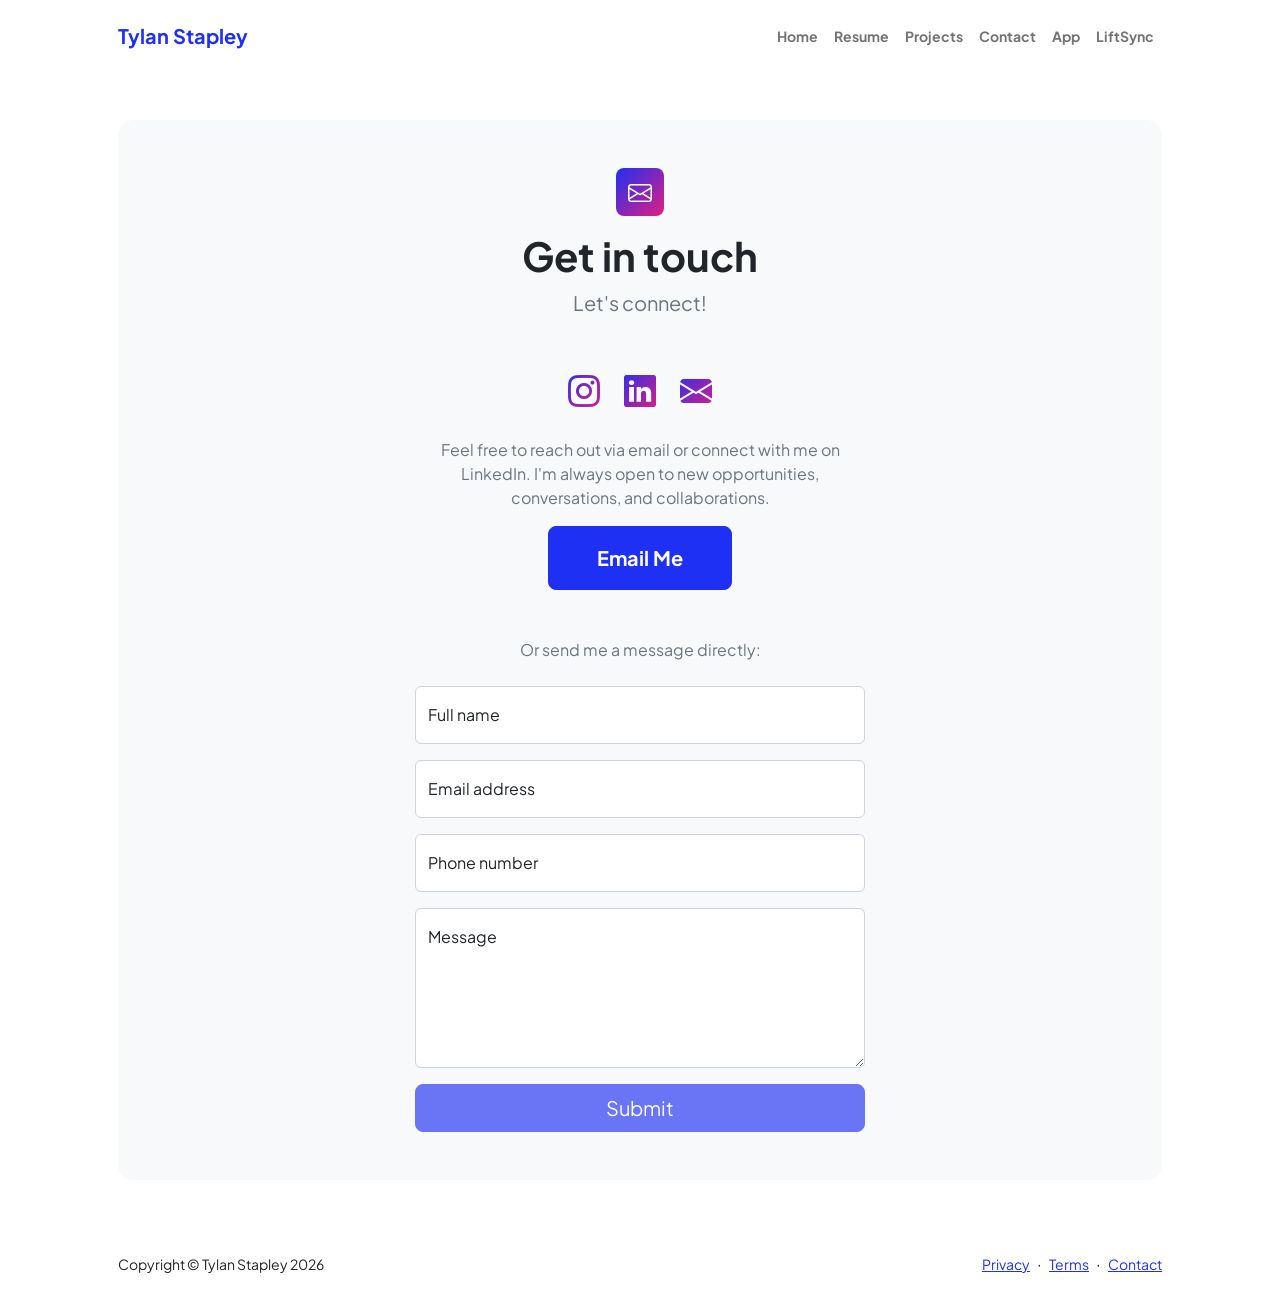
<file: contact.html>
<!DOCTYPE html>
<html lang="en">
    <head>
        <meta charset="utf-8" />
        <meta name="viewport" content="width=device-width, initial-scale=1, shrink-to-fit=no" />
        <meta name="description" content="" />
        <meta name="author" content="" />
        <title>Tylan Stapley - Contact</title>
        <!-- Favicon -->
        <link rel="icon" type="image/x-icon" href="assets/favicon.ico" />
        <!-- Google font -->
        <link rel="preconnect" href="https://fonts.googleapis.com" />
        <link rel="preconnect" href="https://fonts.gstatic.com" crossorigin />
        <link href="https://fonts.googleapis.com/css2?family=Plus+Jakarta+Sans:wght@100;200;300;400;500;600;700;800;900&amp;display=swap" rel="stylesheet" />
        <!-- Bootstrap icons -->
        <link href="https://cdn.jsdelivr.net/npm/bootstrap-icons@1.8.1/font/bootstrap-icons.css" rel="stylesheet" />
        <!-- Main stylesheet -->
        <link href="css/styles.css" rel="stylesheet" />
    </head>
    <body class="d-flex flex-column">
        <main class="flex-shrink-0">
            <!-- Nav bar - same on every page -->
            <nav class="navbar navbar-expand-lg navbar-light bg-white py-3">
                <div class="container px-5">
                    <!-- My name in the top left - links back to home -->
                    <a class="navbar-brand" href="index.html"><span class="fw-bolder text-primary">Tylan Stapley</span></a>
                    <!-- Hamburger menu for mobile users -->
                    <button class="navbar-toggler" type="button" data-bs-toggle="collapse" data-bs-target="#navbarSupportedContent" aria-controls="navbarSupportedContent" aria-expanded="false" aria-label="Toggle navigation"><span class="navbar-toggler-icon"></span></button>
                    <!-- Nav links -->
                    <div class="collapse navbar-collapse" id="navbarSupportedContent">
                        <ul class="navbar-nav ms-auto mb-2 mb-lg-0 small fw-bolder">
                            <li class="nav-item"><a class="nav-link" href="index.html">Home</a></li>
                            <li class="nav-item"><a class="nav-link" href="resume.html">Resume</a></li>
                            <li class="nav-item"><a class="nav-link" href="projects.html">Projects</a></li>
                            <li class="nav-item"><a class="nav-link" href="#">Contact</a></li>
                            <li class="nav-item"><a class="nav-link" href="app.html">App</a></li>
                            <li class="nav-item"><a class="nav-link" href="scratch/liftsync.html">LiftSync</a></li>
                        </ul>
                    </div>
                </div>
            </nav>

            <!-- Contact section -->
            <section class="py-5">
                <div class="container px-5">
                    <div class="bg-light rounded-4 py-5 px-4 px-md-5">
                        <div class="text-center mb-5">
                            <!-- Cool envelope icon at the top -->
                            <div class="feature bg-primary bg-gradient-primary-to-secondary text-white rounded-3 mb-3"><i class="bi bi-envelope"></i></div>
                            <h1 class="fw-bolder">Get in touch</h1>
                            <p class="lead fw-normal text-muted mb-0">Let's connect!</p>
                        </div>

                        <!-- My direct contact info - easier than a form -->
                        <div class="row gx-5 justify-content-center mb-5">
                            <div class="col-lg-8 col-xl-6 text-center">
                                <div class="d-flex justify-content-center fs-2 gap-4 mb-4">
                                    <!-- Instagram link -->
                                    <a class="text-gradient" href="https://www.instagram.com/ty_stapley" target="_blank"><i class="bi bi-instagram"></i></a>
                                    <!-- LinkedIn link -->
                                    <a class="text-gradient" href="https://www.linkedin.com/in/ty-stapley-709b9a35a" target="_blank"><i class="bi bi-linkedin"></i></a>
                                    <!-- Email link -->
                                    <a class="text-gradient" href="mailto:tystapley@gmail.com"><i class="bi bi-envelope-fill"></i></a>
                                </div>
                                <p class="text-muted">Feel free to reach out via email or connect with me on LinkedIn. I'm always open to new opportunities, conversations, and collaborations.</p>
                                <a class="btn btn-primary btn-lg px-5 py-3 fw-bolder" href="mailto:tystapley@gmail.com">Email Me</a>
                            </div>
                        </div>

                        <!-- Contact form as a backup option -->
                        <div class="row gx-5 justify-content-center">
                            <div class="col-lg-8 col-xl-6">
                                <p class="text-center text-muted mb-4">Or send me a message directly:</p>
                                <form id="contactForm" data-sb-form-api-token="API_TOKEN">
                                    <!-- Name input -->
                                    <div class="form-floating mb-3">
                                        <input class="form-control" id="name" type="text" placeholder="Enter your name..." data-sb-validations="required" />
                                        <label for="name">Full name</label>
                                        <div class="invalid-feedback" data-sb-feedback="name:required">A name is required.</div>
                                    </div>
                                    <!-- Email input -->
                                    <div class="form-floating mb-3">
                                        <input class="form-control" id="email" type="email" placeholder="name@example.com" data-sb-validations="required,email" />
                                        <label for="email">Email address</label>
                                        <div class="invalid-feedback" data-sb-feedback="email:required">An email is required.</div>
                                        <div class="invalid-feedback" data-sb-feedback="email:email">Email is not valid.</div>
                                    </div>
                                    <!-- Phone input -->
                                    <div class="form-floating mb-3">
                                        <input class="form-control" id="phone" type="tel" placeholder="(123) 456-7890" data-sb-validations="required" />
                                        <label for="phone">Phone number</label>
                                        <div class="invalid-feedback" data-sb-feedback="phone:required">A phone number is required.</div>
                                    </div>
                                    <!-- Message input -->
                                    <div class="form-floating mb-3">
                                        <textarea class="form-control" id="message" type="text" placeholder="Enter your message here..." style="height: 10rem" data-sb-validations="required"></textarea>
                                        <label for="message">Message</label>
                                        <div class="invalid-feedback" data-sb-feedback="message:required">A message is required.</div>
                                    </div>
                                    <!-- Success/error messages -->
                                    <div class="d-none" id="submitSuccessMessage">
                                        <div class="text-center mb-3">
                                            <div class="fw-bolder">Message sent successfully!</div>
                                        </div>
                                    </div>
                                    <div class="d-none" id="submitErrorMessage">
                                        <div class="text-center text-danger mb-3">Error sending message!</div>
                                    </div>
                                    <!-- Submit button -->
                                    <div class="d-grid"><button class="btn btn-primary btn-lg disabled" id="submitButton" type="submit">Submit</button></div>
                                </form>
                            </div>
                        </div>
                    </div>
                </div>
            </section>
        </main>

        <!-- Footer -->
        <footer class="bg-white py-4 mt-auto">
            <div class="container px-5">
                <div class="row align-items-center justify-content-between flex-column flex-sm-row">
                    <div class="col-auto"><div class="small m-0">Copyright &copy; Tylan Stapley 2026</div></div>
                    <div class="col-auto">
                        <a class="small" href="#!">Privacy</a>
                        <span class="mx-1">&middot;</span>
                        <a class="small" href="#!">Terms</a>
                        <span class="mx-1">&middot;</span>
                        <a class="small" href="contact.html">Contact</a>
                    </div>
                </div>
            </div>
        </footer>

        <!-- Bootstrap JS -->
        <script src="https://cdn.jsdelivr.net/npm/bootstrap@5.2.3/dist/js/bootstrap.bundle.min.js"></script>
        <script src="js/scripts.js"></script>
        <script src="https://cdn.startbootstrap.com/sb-forms-latest.js"></script>
    </body>
</html>
</file>
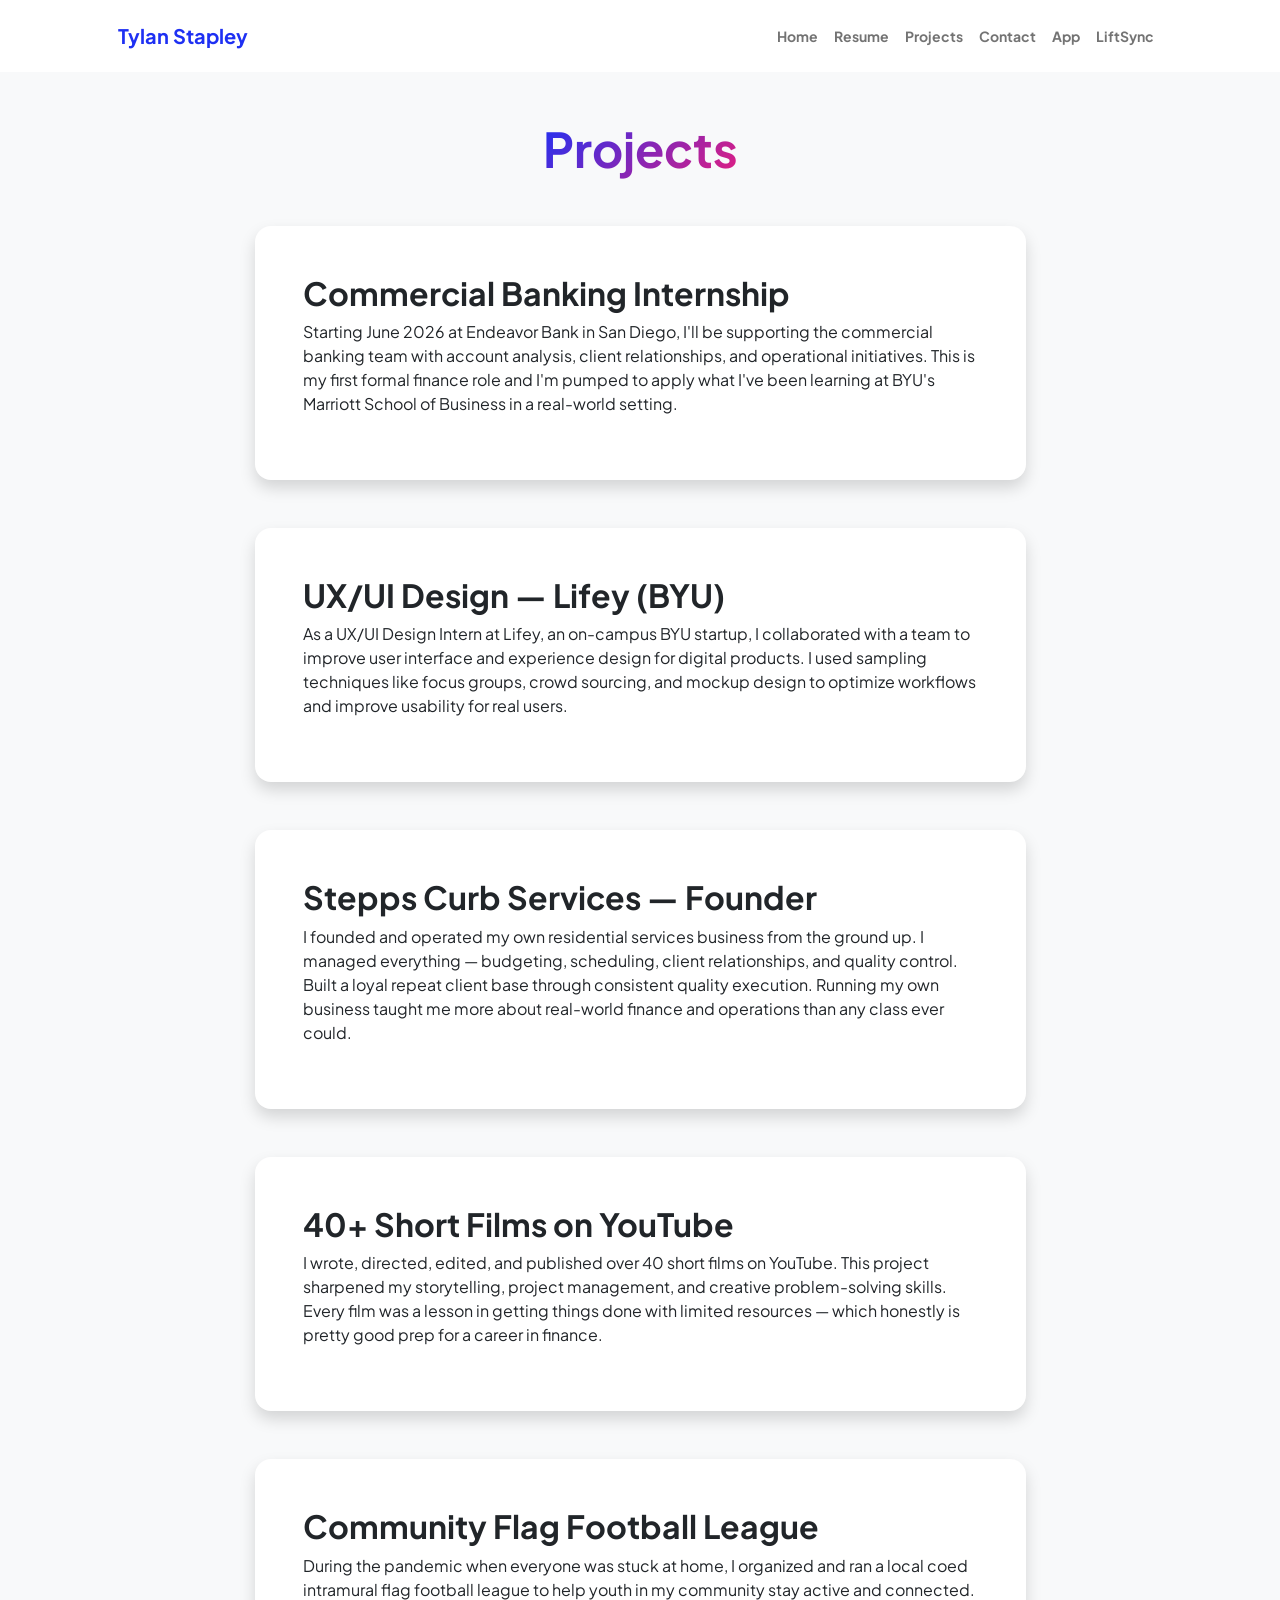
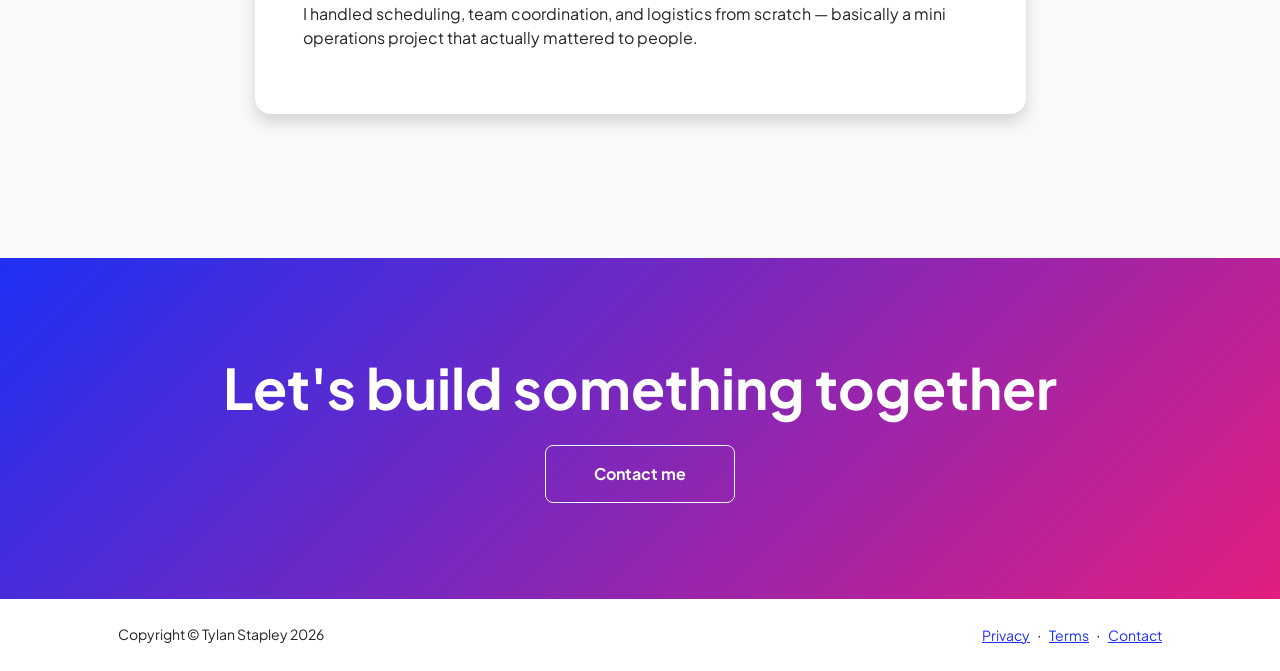
<file: projects.html>
<!DOCTYPE html>
<html lang="en">
    <head>
        <meta charset="utf-8" />
        <meta name="viewport" content="width=device-width, initial-scale=1, shrink-to-fit=no" />
        <meta name="description" content="" />
        <meta name="author" content="" />
        <title>Tylan Stapley - Projects</title>
        <!-- Favicon -->
        <link rel="icon" type="image/x-icon" href="assets/favicon.ico" />
        <!-- Google font - makes everything look clean and professional -->
        <link rel="preconnect" href="https://fonts.googleapis.com" />
        <link rel="preconnect" href="https://fonts.gstatic.com" crossorigin />
        <link href="https://fonts.googleapis.com/css2?family=Plus+Jakarta+Sans:wght@100;200;300;400;500;600;700;800;900&amp;display=swap" rel="stylesheet" />
        <!-- Bootstrap icons -->
        <link href="https://cdn.jsdelivr.net/npm/bootstrap-icons@1.8.1/font/bootstrap-icons.css" rel="stylesheet" />
        <!-- Main stylesheet -->
        <link href="css/styles.css" rel="stylesheet" />
    </head>
    <body class="d-flex flex-column h-100 bg-light">
        <main class="flex-shrink-0">
            <!-- Nav bar - same on every page -->
            <nav class="navbar navbar-expand-lg navbar-light bg-white py-3">
                <div class="container px-5">
                    <a class="navbar-brand" href="index.html"><span class="fw-bolder text-primary">Tylan Stapley</span></a>
                    <button class="navbar-toggler" type="button" data-bs-toggle="collapse" data-bs-target="#navbarSupportedContent" aria-controls="navbarSupportedContent" aria-expanded="false" aria-label="Toggle navigation"><span class="navbar-toggler-icon"></span></button>
                    <div class="collapse navbar-collapse" id="navbarSupportedContent">
                        <ul class="navbar-nav ms-auto mb-2 mb-lg-0 small fw-bolder">
                            <li class="nav-item"><a class="nav-link" href="index.html">Home</a></li>
                            <li class="nav-item"><a class="nav-link" href="resume.html">Resume</a></li>
                            <li class="nav-item"><a class="nav-link" href="#">Projects</a></li>
                            <li class="nav-item"><a class="nav-link" href="contact.html">Contact</a></li>
                            <li class="nav-item"><a class="nav-link" href="app.html">App</a></li>
                            <li class="nav-item"><a class="nav-link" href="scratch/liftsync.html">LiftSync</a></li>
                        </ul>
                    </div>
                </div>
            </nav>

            <!-- Projects section - showing off what I've worked on -->
            <section class="py-5">
                <div class="container px-5 mb-5">
                    <div class="text-center mb-5">
                        <h1 class="display-5 fw-bolder mb-0"><span class="text-gradient d-inline">Projects</span></h1>
                    </div>
                    <div class="row gx-5 justify-content-center">
                        <div class="col-lg-11 col-xl-9 col-xxl-8">

                            <!-- Project 1: Commercial Banking Internship -->
                            <div class="card overflow-hidden shadow rounded-4 border-0 mb-5">
                                <div class="card-body p-0">
                                    <div class="d-flex align-items-center">
                                        <div class="p-5">
                                            <h2 class="fw-bolder">Commercial Banking Internship</h2>
                                            <p>Starting June 2026 at Endeavor Bank in San Diego, I'll be supporting the commercial banking team with account analysis, client relationships, and operational initiatives. This is my first formal finance role and I'm pumped to apply what I've been learning at BYU's Marriott School of Business in a real-world setting.</p>
                                        </div>
                                    </div>
                                </div>
                            </div>

                            <!-- Project 2: UX/UI Design Internship at Lifey -->
                            <div class="card overflow-hidden shadow rounded-4 border-0 mb-5">
                                <div class="card-body p-0">
                                    <div class="d-flex align-items-center">
                                        <div class="p-5">
                                            <h2 class="fw-bolder">UX/UI Design — Lifey (BYU)</h2>
                                            <p>As a UX/UI Design Intern at Lifey, an on-campus BYU startup, I collaborated with a team to improve user interface and experience design for digital products. I used sampling techniques like focus groups, crowd sourcing, and mockup design to optimize workflows and improve usability for real users.</p>
                                        </div>
                                    </div>
                                </div>
                            </div>

                            <!-- Project 3: Stepps Curb Services - my own business! -->
                            <div class="card overflow-hidden shadow rounded-4 border-0 mb-5">
                                <div class="card-body p-0">
                                    <div class="d-flex align-items-center">
                                        <div class="p-5">
                                            <h2 class="fw-bolder">Stepps Curb Services — Founder</h2>
                                            <p>I founded and operated my own residential services business from the ground up. I managed everything — budgeting, scheduling, client relationships, and quality control. Built a loyal repeat client base through consistent quality execution. Running my own business taught me more about real-world finance and operations than any class ever could.</p>
                                        </div>
                                    </div>
                                </div>
                            </div>

                            <!-- Project 4: Filmmaking - 40+ short films -->
                            <div class="card overflow-hidden shadow rounded-4 border-0 mb-5">
                                <div class="card-body p-0">
                                    <div class="d-flex align-items-center">
                                        <div class="p-5">
                                            <h2 class="fw-bolder">40+ Short Films on YouTube</h2>
                                            <p>I wrote, directed, edited, and published over 40 short films on YouTube. This project sharpened my storytelling, project management, and creative problem-solving skills. Every film was a lesson in getting things done with limited resources — which honestly is pretty good prep for a career in finance.</p>
                                        </div>
                                    </div>
                                </div>
                            </div>

                            <!-- Project 5: Flag football league during COVID -->
                            <div class="card overflow-hidden shadow rounded-4 border-0 mb-5">
                                <div class="card-body p-0">
                                    <div class="d-flex align-items-center">
                                        <div class="p-5">
                                            <h2 class="fw-bolder">Community Flag Football League</h2>
                                            <p>During the pandemic when everyone was stuck at home, I organized and ran a local coed intramural flag football league to help youth in my community stay active and connected. I handled scheduling, team coordination, and logistics from scratch — basically a mini operations project that actually mattered to people.</p>
                                        </div>
                                    </div>
                                </div>
                            </div>

                        </div>
                    </div>
                </div>
            </section>

            <!-- Call to action - get in touch! -->
            <section class="py-5 bg-gradient-primary-to-secondary text-white">
                <div class="container px-5 my-5">
                    <div class="text-center">
                        <h2 class="display-4 fw-bolder mb-4">Let's build something together</h2>
                        <a class="btn btn-outline-light btn-lg px-5 py-3 fs-6 fw-bolder" href="contact.html">Contact me</a>
                    </div>
                </div>
            </section>
        </main>

        <!-- Footer - same on every page -->
        <footer class="bg-white py-4 mt-auto">
            <div class="container px-5">
                <div class="row align-items-center justify-content-between flex-column flex-sm-row">
                    <div class="col-auto"><div class="small m-0">Copyright &copy; Tylan Stapley 2026</div></div>
                    <div class="col-auto">
                        <a class="small" href="#!">Privacy</a>
                        <span class="mx-1">&middot;</span>
                        <a class="small" href="#!">Terms</a>
                        <span class="mx-1">&middot;</span>
                        <a class="small" href="contact.html">Contact</a>
                    </div>
                </div>
            </div>
        </footer>

        <!-- Bootstrap JS - needed for mobile nav menu -->
        <script src="https://cdn.jsdelivr.net/npm/bootstrap@5.2.3/dist/js/bootstrap.bundle.min.js"></script>
        <script src="js/scripts.js"></script>
    </body>
</html>
</file>
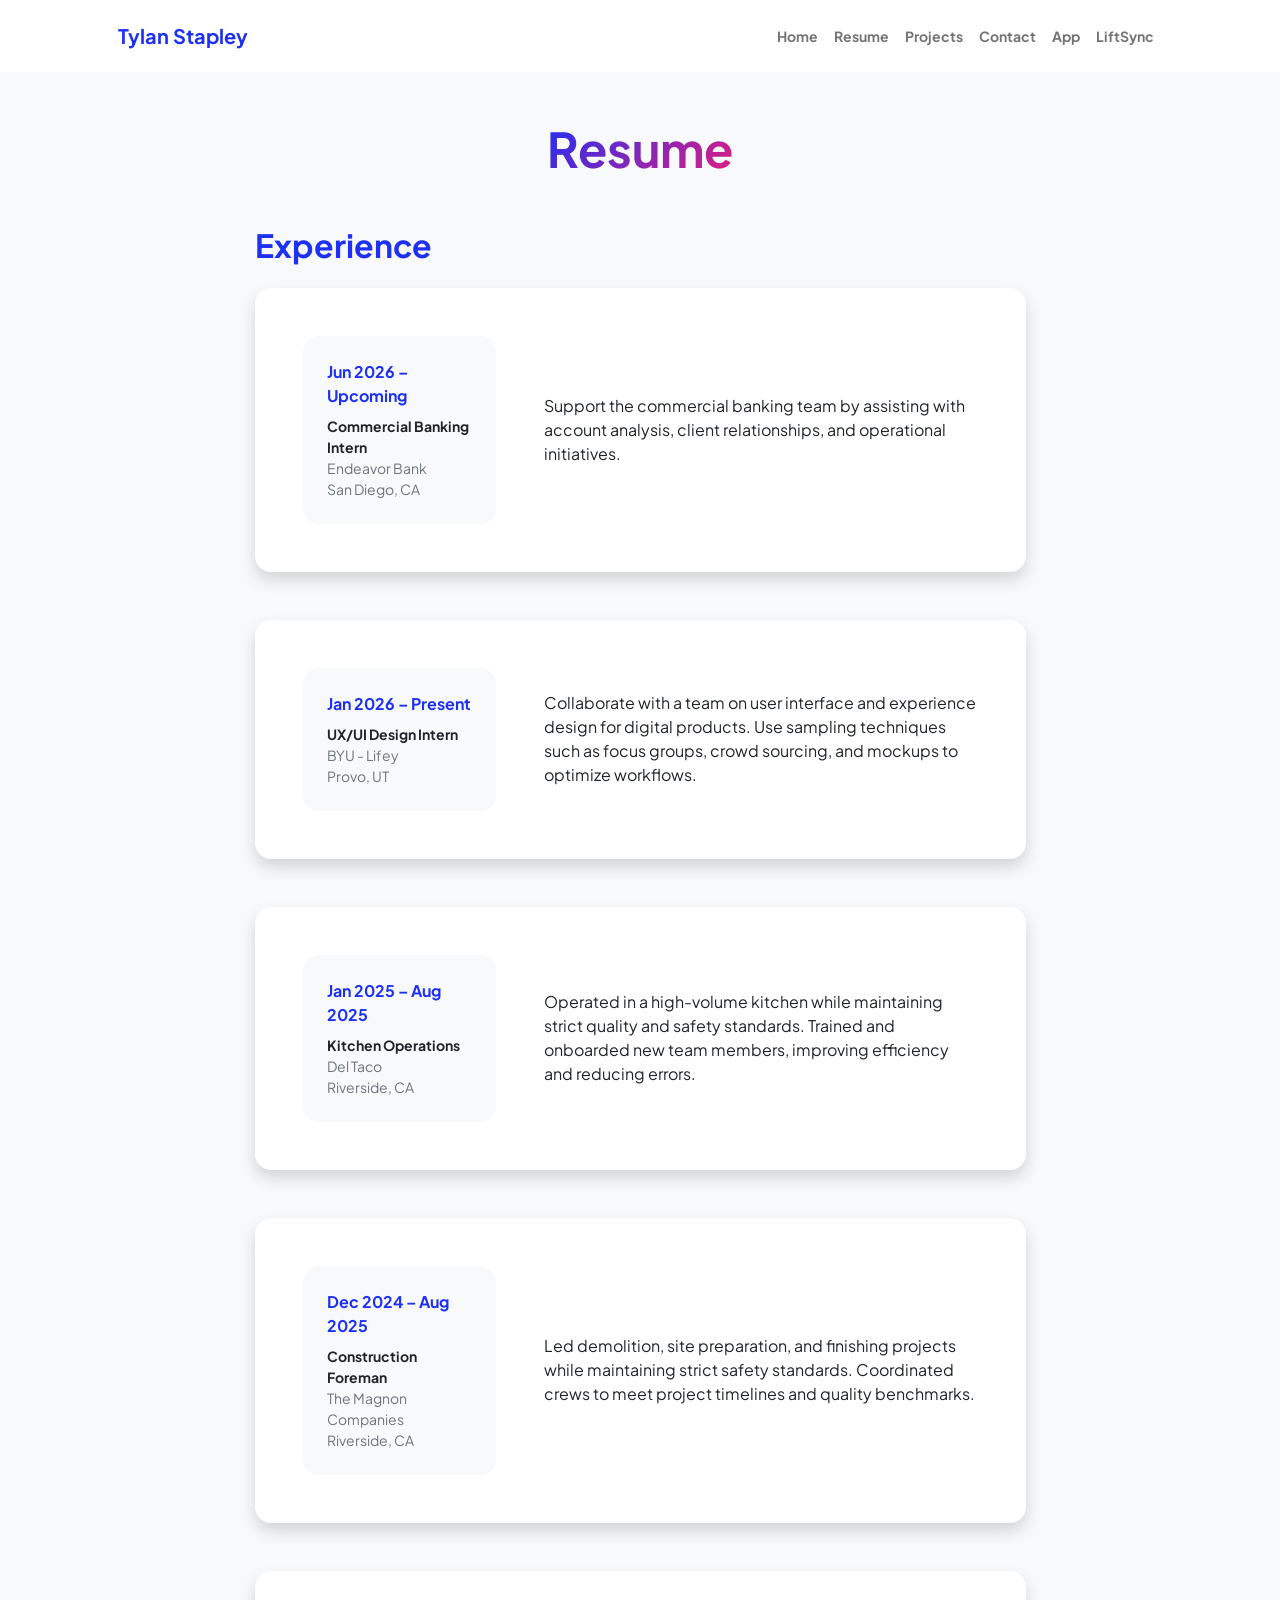
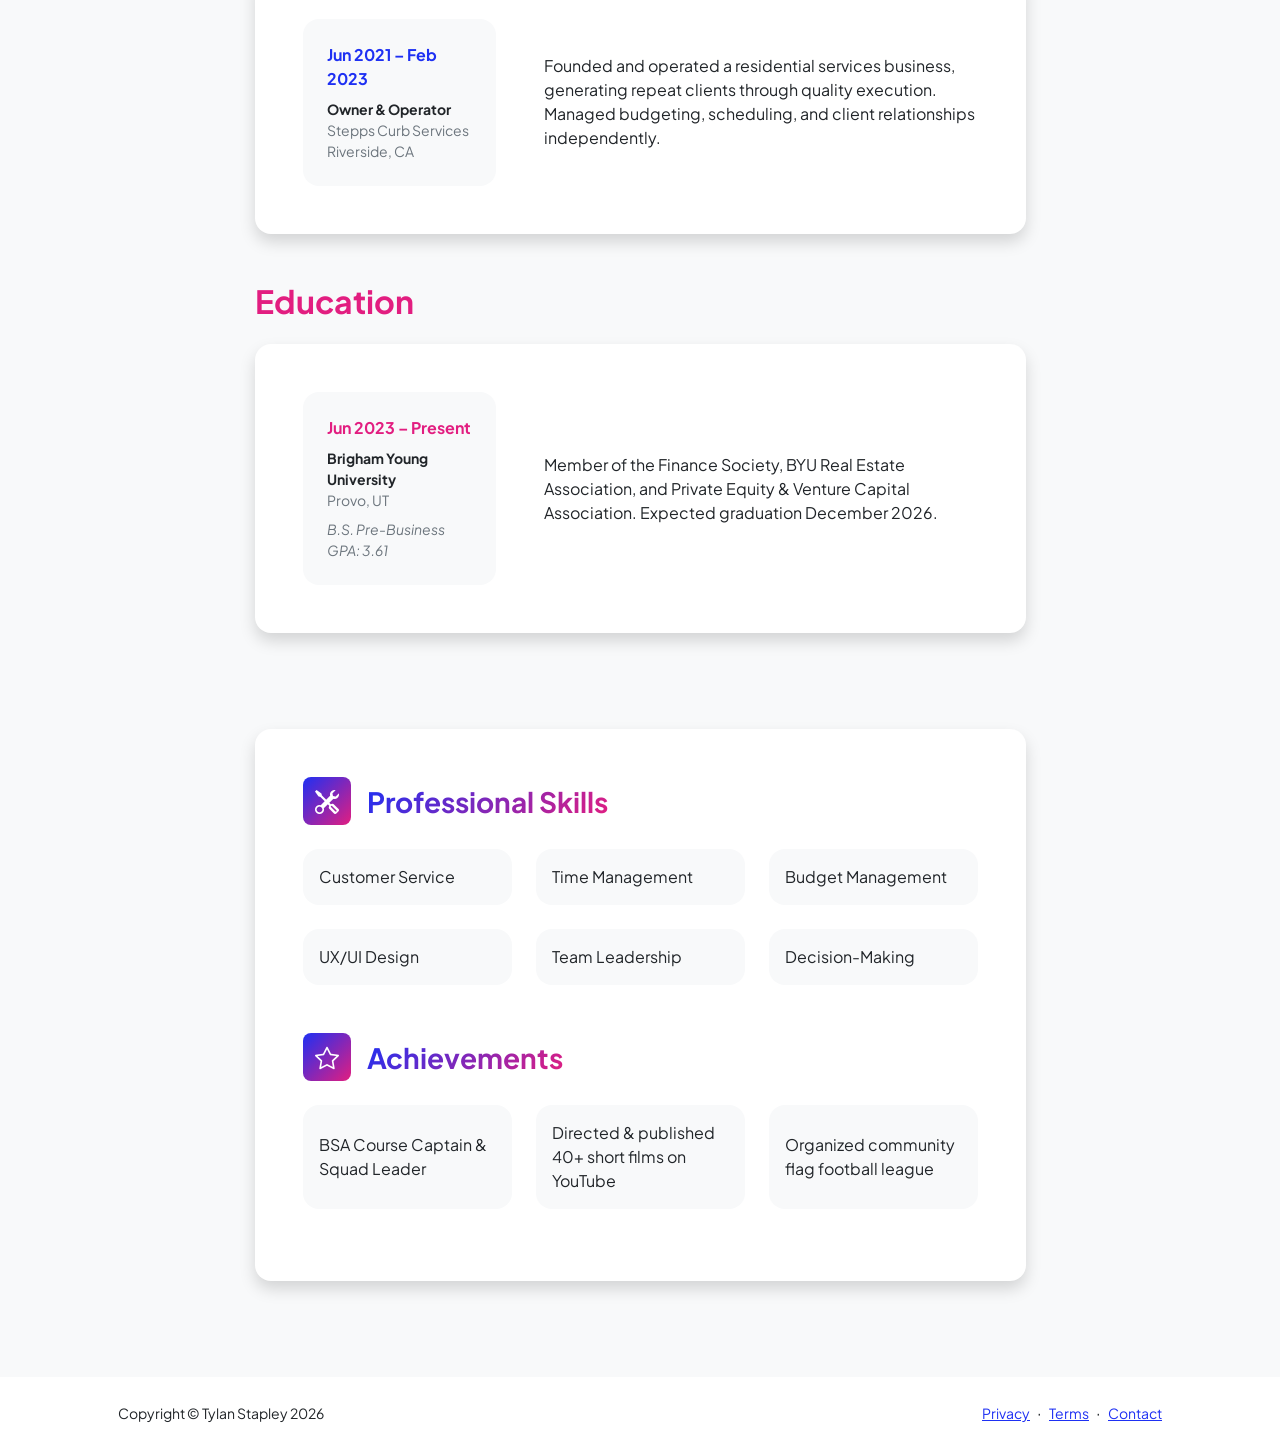
<file: resume.html>
<!DOCTYPE html>
<html lang="en">
    <head>
        <meta charset="utf-8" />
        <meta name="viewport" content="width=device-width, initial-scale=1, shrink-to-fit=no" />
        <meta name="description" content="" />
        <meta name="author" content="" />
        <title>Tylan Stapley - Resume</title>
        <link rel="icon" type="image/x-icon" href="assets/favicon.ico" />
        <link rel="preconnect" href="https://fonts.googleapis.com" />
        <link rel="preconnect" href="https://fonts.gstatic.com" crossorigin />
        <link href="https://fonts.googleapis.com/css2?family=Plus+Jakarta+Sans:wght@100;200;300;400;500;600;700;800;900&amp;display=swap" rel="stylesheet" />
        <link href="https://cdn.jsdelivr.net/npm/bootstrap-icons@1.8.1/font/bootstrap-icons.css" rel="stylesheet" />
        <link href="css/styles.css" rel="stylesheet" />
    </head>
    <body class="d-flex flex-column h-100 bg-light">
        <main class="flex-shrink-0">
            <nav class="navbar navbar-expand-lg navbar-light bg-white py-3">
                <div class="container px-5">
                    <a class="navbar-brand" href="index.html"><span class="fw-bolder text-primary">Tylan Stapley</span></a>
                    <button class="navbar-toggler" type="button" data-bs-toggle="collapse" data-bs-target="#navbarSupportedContent"><span class="navbar-toggler-icon"></span></button>
                    <div class="collapse navbar-collapse" id="navbarSupportedContent">
                        <ul class="navbar-nav ms-auto mb-2 mb-lg-0 small fw-bolder">
                            <li class="nav-item"><a class="nav-link" href="index.html">Home</a></li>
                            <li class="nav-item"><a class="nav-link" href="#">Resume</a></li>
                            <li class="nav-item"><a class="nav-link" href="projects.html">Projects</a></li>
                            <li class="nav-item"><a class="nav-link" href="contact.html">Contact</a></li>
                            <li class="nav-item"><a class="nav-link" href="app.html">App</a></li>
                            <li class="nav-item"><a class="nav-link" href="scratch/liftsync.html">LiftSync</a></li>
                        </ul>
                    </div>
                </div>
            </nav>
            <div class="container px-5 my-5">
                <div class="text-center mb-5">
                    <h1 class="display-5 fw-bolder mb-0"><span class="text-gradient d-inline">Resume</span></h1>
                </div>
                <div class="row gx-5 justify-content-center">
                    <div class="col-lg-11 col-xl-9 col-xxl-8">
                        <!-- Experience Section-->
                        <section>
                            <div class="d-flex align-items-center justify-content-between mb-4">
                                <h2 class="text-primary fw-bolder mb-0">Experience</h2>
                            </div>
                            <div class="card shadow border-0 rounded-4 mb-5">
                                <div class="card-body p-5">
                                    <div class="row align-items-center gx-5">
                                        <div class="col text-center text-lg-start mb-4 mb-lg-0">
                                            <div class="bg-light p-4 rounded-4">
                                                <div class="text-primary fw-bolder mb-2">Jun 2026 – Upcoming</div>
                                                <div class="small fw-bolder">Commercial Banking Intern</div>
                                                <div class="small text-muted">Endeavor Bank</div>
                                                <div class="small text-muted">San Diego, CA</div>
                                            </div>
                                        </div>
                                        <div class="col-lg-8"><div>Support the commercial banking team by assisting with account analysis, client relationships, and operational initiatives.</div></div>
                                    </div>
                                </div>
                            </div>
                            <div class="card shadow border-0 rounded-4 mb-5">
                                <div class="card-body p-5">
                                    <div class="row align-items-center gx-5">
                                        <div class="col text-center text-lg-start mb-4 mb-lg-0">
                                            <div class="bg-light p-4 rounded-4">
                                                <div class="text-primary fw-bolder mb-2">Jan 2026 – Present</div>
                                                <div class="small fw-bolder">UX/UI Design Intern</div>
                                                <div class="small text-muted">BYU - Lifey</div>
                                                <div class="small text-muted">Provo, UT</div>
                                            </div>
                                        </div>
                                        <div class="col-lg-8"><div>Collaborate with a team on user interface and experience design for digital products. Use sampling techniques such as focus groups, crowd sourcing, and mockups to optimize workflows.</div></div>
                                    </div>
                                </div>
                            </div>
                            <div class="card shadow border-0 rounded-4 mb-5">
                                <div class="card-body p-5">
                                    <div class="row align-items-center gx-5">
                                        <div class="col text-center text-lg-start mb-4 mb-lg-0">
                                            <div class="bg-light p-4 rounded-4">
                                                <div class="text-primary fw-bolder mb-2">Jan 2025 – Aug 2025</div>
                                                <div class="small fw-bolder">Kitchen Operations</div>
                                                <div class="small text-muted">Del Taco</div>
                                                <div class="small text-muted">Riverside, CA</div>
                                            </div>
                                        </div>
                                        <div class="col-lg-8"><div>Operated in a high-volume kitchen while maintaining strict quality and safety standards. Trained and onboarded new team members, improving efficiency and reducing errors.</div></div>
                                    </div>
                                </div>
                            </div>
                            <div class="card shadow border-0 rounded-4 mb-5">
                                <div class="card-body p-5">
                                    <div class="row align-items-center gx-5">
                                        <div class="col text-center text-lg-start mb-4 mb-lg-0">
                                            <div class="bg-light p-4 rounded-4">
                                                <div class="text-primary fw-bolder mb-2">Dec 2024 – Aug 2025</div>
                                                <div class="small fw-bolder">Construction Foreman</div>
                                                <div class="small text-muted">The Magnon Companies</div>
                                                <div class="small text-muted">Riverside, CA</div>
                                            </div>
                                        </div>
                                        <div class="col-lg-8"><div>Led demolition, site preparation, and finishing projects while maintaining strict safety standards. Coordinated crews to meet project timelines and quality benchmarks.</div></div>
                                    </div>
                                </div>
                            </div>
                            <div class="card shadow border-0 rounded-4 mb-5">
                                <div class="card-body p-5">
                                    <div class="row align-items-center gx-5">
                                        <div class="col text-center text-lg-start mb-4 mb-lg-0">
                                            <div class="bg-light p-4 rounded-4">
                                                <div class="text-primary fw-bolder mb-2">Jun 2021 – Feb 2023</div>
                                                <div class="small fw-bolder">Owner & Operator</div>
                                                <div class="small text-muted">Stepps Curb Services</div>
                                                <div class="small text-muted">Riverside, CA</div>
                                            </div>
                                        </div>
                                        <div class="col-lg-8"><div>Founded and operated a residential services business, generating repeat clients through quality execution. Managed budgeting, scheduling, and client relationships independently.</div></div>
                                    </div>
                                </div>
                            </div>
                        </section>
                        <!-- Education Section-->
                        <section>
                            <h2 class="text-secondary fw-bolder mb-4">Education</h2>
                            <div class="card shadow border-0 rounded-4 mb-5">
                                <div class="card-body p-5">
                                    <div class="row align-items-center gx-5">
                                        <div class="col text-center text-lg-start mb-4 mb-lg-0">
                                            <div class="bg-light p-4 rounded-4">
                                                <div class="text-secondary fw-bolder mb-2">Jun 2023 – Present</div>
                                                <div class="mb-2">
                                                    <div class="small fw-bolder">Brigham Young University</div>
                                                    <div class="small text-muted">Provo, UT</div>
                                                </div>
                                                <div class="fst-italic">
                                                    <div class="small text-muted">B.S. Pre-Business</div>
                                                    <div class="small text-muted">GPA: 3.61</div>
                                                </div>
                                            </div>
                                        </div>
                                        <div class="col-lg-8"><div>Member of the Finance Society, BYU Real Estate Association, and Private Equity & Venture Capital Association. Expected graduation December 2026.</div></div>
                                    </div>
                                </div>
                            </div>
                        </section>
                        <div class="pb-5"></div>
                        <!-- Skills Section-->
                        <section>
                            <div class="card shadow border-0 rounded-4 mb-5">
                                <div class="card-body p-5">
                                    <div class="mb-5">
                                        <div class="d-flex align-items-center mb-4">
                                            <div class="feature bg-primary bg-gradient-primary-to-secondary text-white rounded-3 me-3"><i class="bi bi-tools"></i></div>
                                            <h3 class="fw-bolder mb-0"><span class="text-gradient d-inline">Professional Skills</span></h3>
                                        </div>
                                        <div class="row row-cols-1 row-cols-md-3 mb-4">
                                            <div class="col mb-4 mb-md-0"><div class="d-flex align-items-center bg-light rounded-4 p-3 h-100">Customer Service</div></div>
                                            <div class="col mb-4 mb-md-0"><div class="d-flex align-items-center bg-light rounded-4 p-3 h-100">Time Management</div></div>
                                            <div class="col"><div class="d-flex align-items-center bg-light rounded-4 p-3 h-100">Budget Management</div></div>
                                        </div>
                                        <div class="row row-cols-1 row-cols-md-3">
                                            <div class="col mb-4 mb-md-0"><div class="d-flex align-items-center bg-light rounded-4 p-3 h-100">UX/UI Design</div></div>
                                            <div class="col mb-4 mb-md-0"><div class="d-flex align-items-center bg-light rounded-4 p-3 h-100">Team Leadership</div></div>
                                            <div class="col"><div class="d-flex align-items-center bg-light rounded-4 p-3 h-100">Decision-Making</div></div>
                                        </div>
                                    </div>
                                    <div class="mb-0">
                                        <div class="d-flex align-items-center mb-4">
                                            <div class="feature bg-primary bg-gradient-primary-to-secondary text-white rounded-3 me-3"><i class="bi bi-star"></i></div>
                                            <h3 class="fw-bolder mb-0"><span class="text-gradient d-inline">Achievements</span></h3>
                                        </div>
                                        <div class="row row-cols-1 row-cols-md-3 mb-4">
                                            <div class="col mb-4 mb-md-0"><div class="d-flex align-items-center bg-light rounded-4 p-3 h-100">BSA Course Captain & Squad Leader</div></div>
                                            <div class="col mb-4 mb-md-0"><div class="d-flex align-items-center bg-light rounded-4 p-3 h-100">Directed & published 40+ short films on YouTube</div></div>
                                            <div class="col"><div class="d-flex align-items-center bg-light rounded-4 p-3 h-100">Organized community flag football league</div></div>
                                        </div>
                                    </div>
                                </div>
                            </div>
                        </section>
                    </div>
                </div>
            </div>
        </main>
        <footer class="bg-white py-4 mt-auto">
            <div class="container px-5">
                <div class="row align-items-center justify-content-between flex-column flex-sm-row">
                    <div class="col-auto"><div class="small m-0">Copyright &copy; Tylan Stapley 2026</div></div>
                    <div class="col-auto">
                        <a class="small" href="#!">Privacy</a>
                        <span class="mx-1">&middot;</span>
                        <a class="small" href="#!">Terms</a>
                        <span class="mx-1">&middot;</span>
                        <a class="small" href="contact.html">Contact</a>
                    </div>
                </div>
            </div>
        </footer>
        <script src="https://cdn.jsdelivr.net/npm/bootstrap@5.2.3/dist/js/bootstrap.bundle.min.js"></script>
        <script src="js/scripts.js"></script>
    </body>
</html>
</file>
